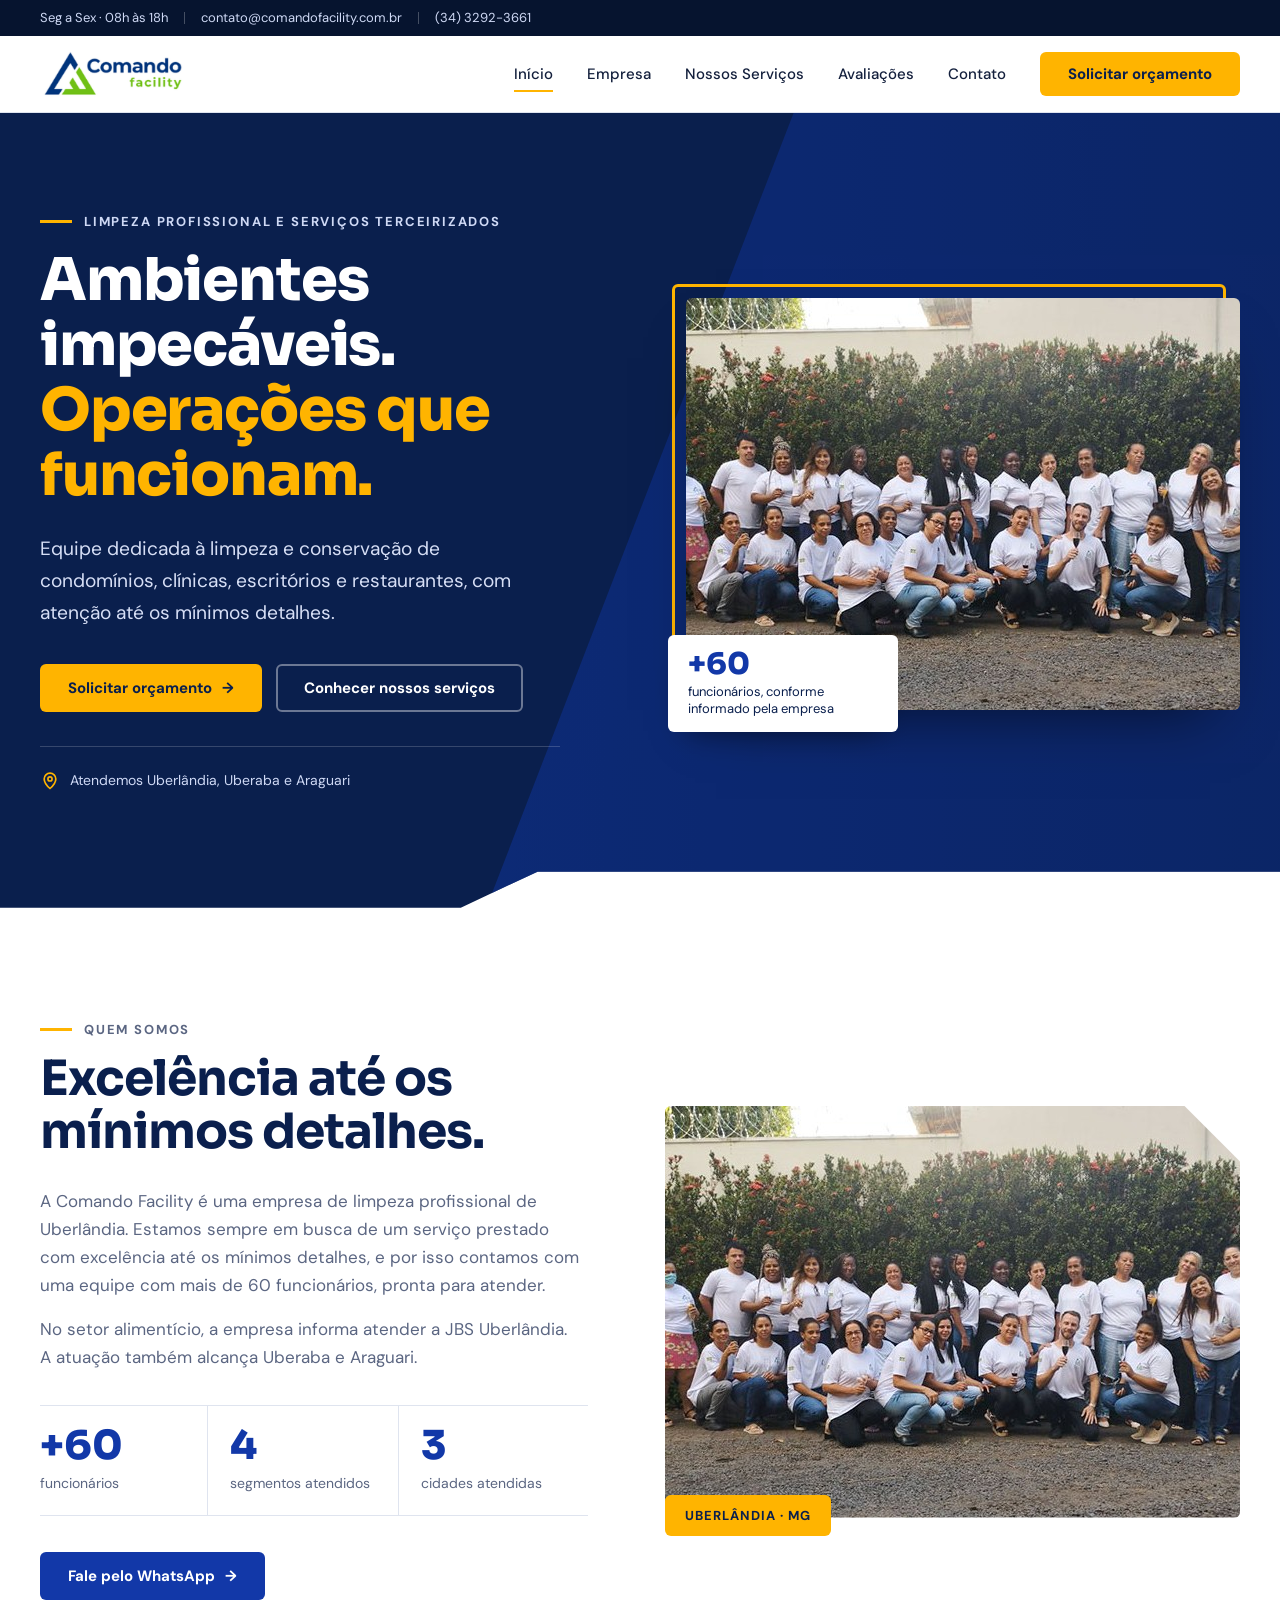
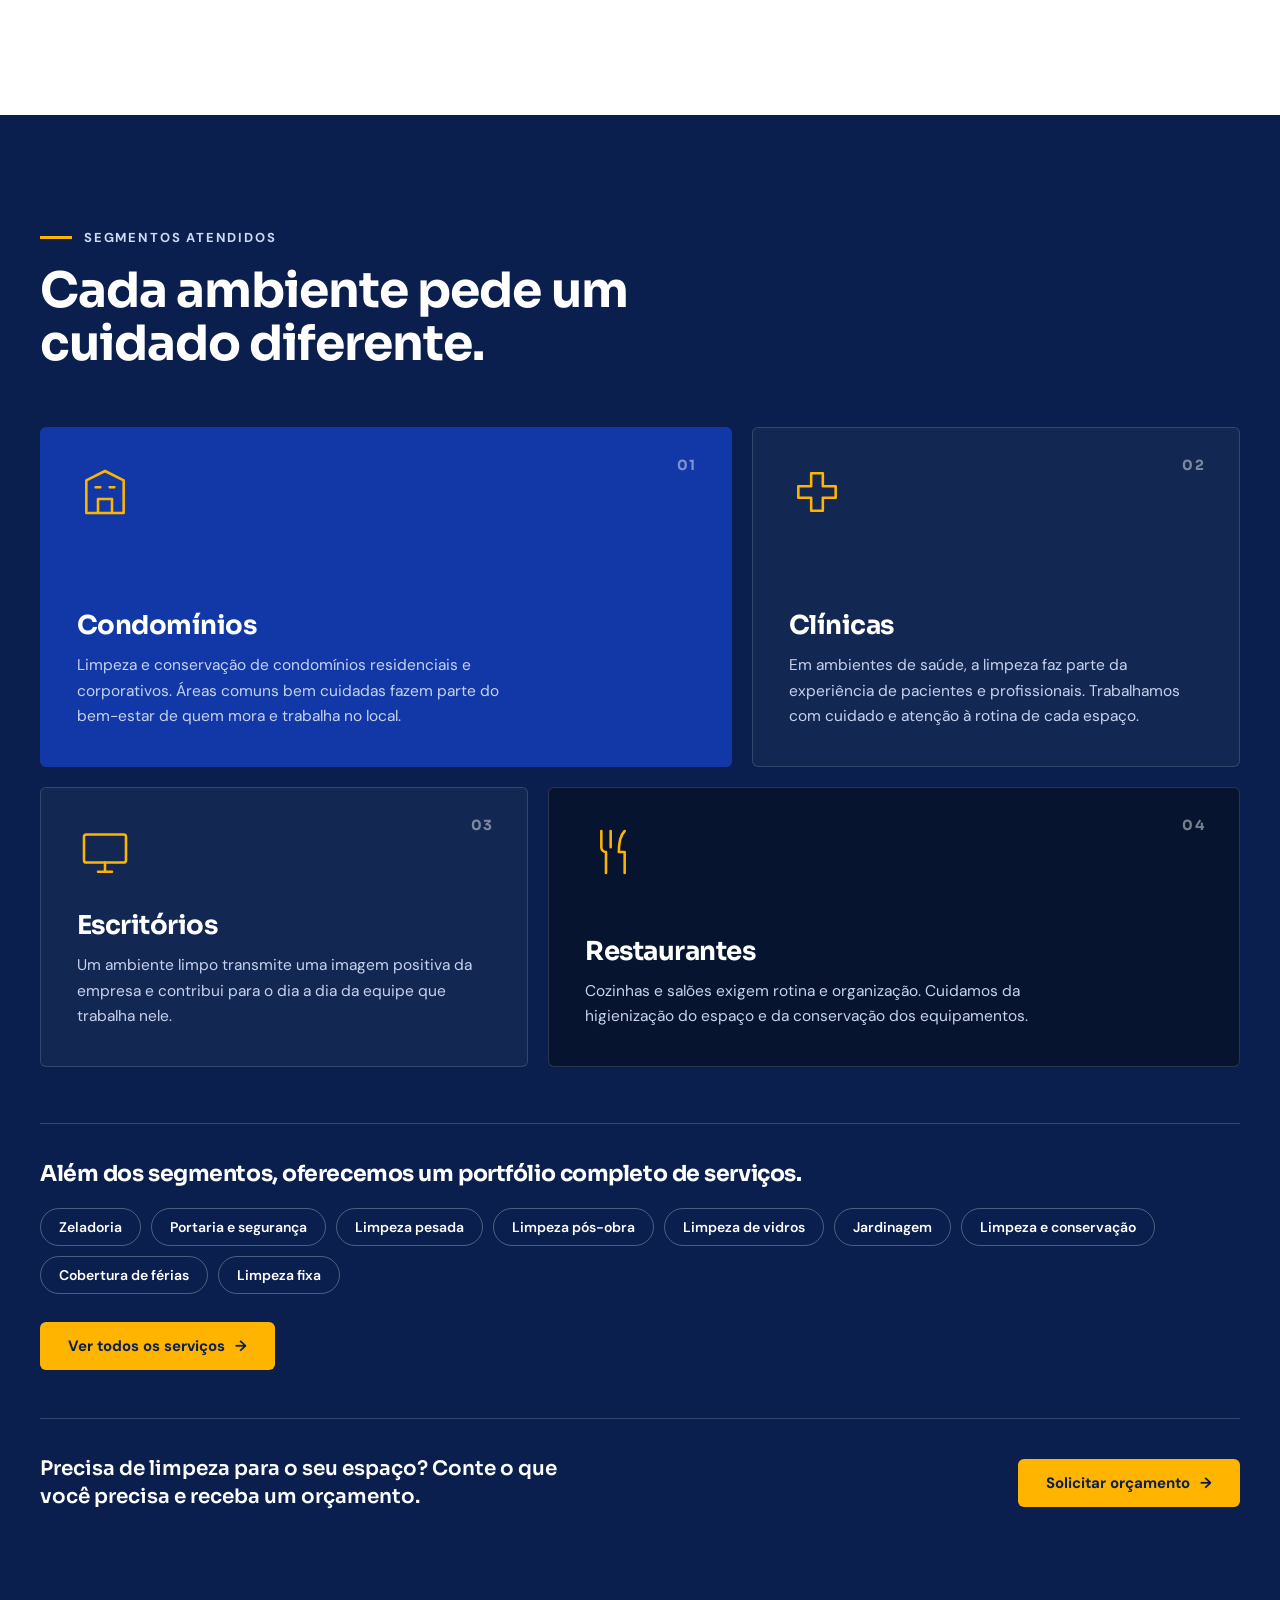
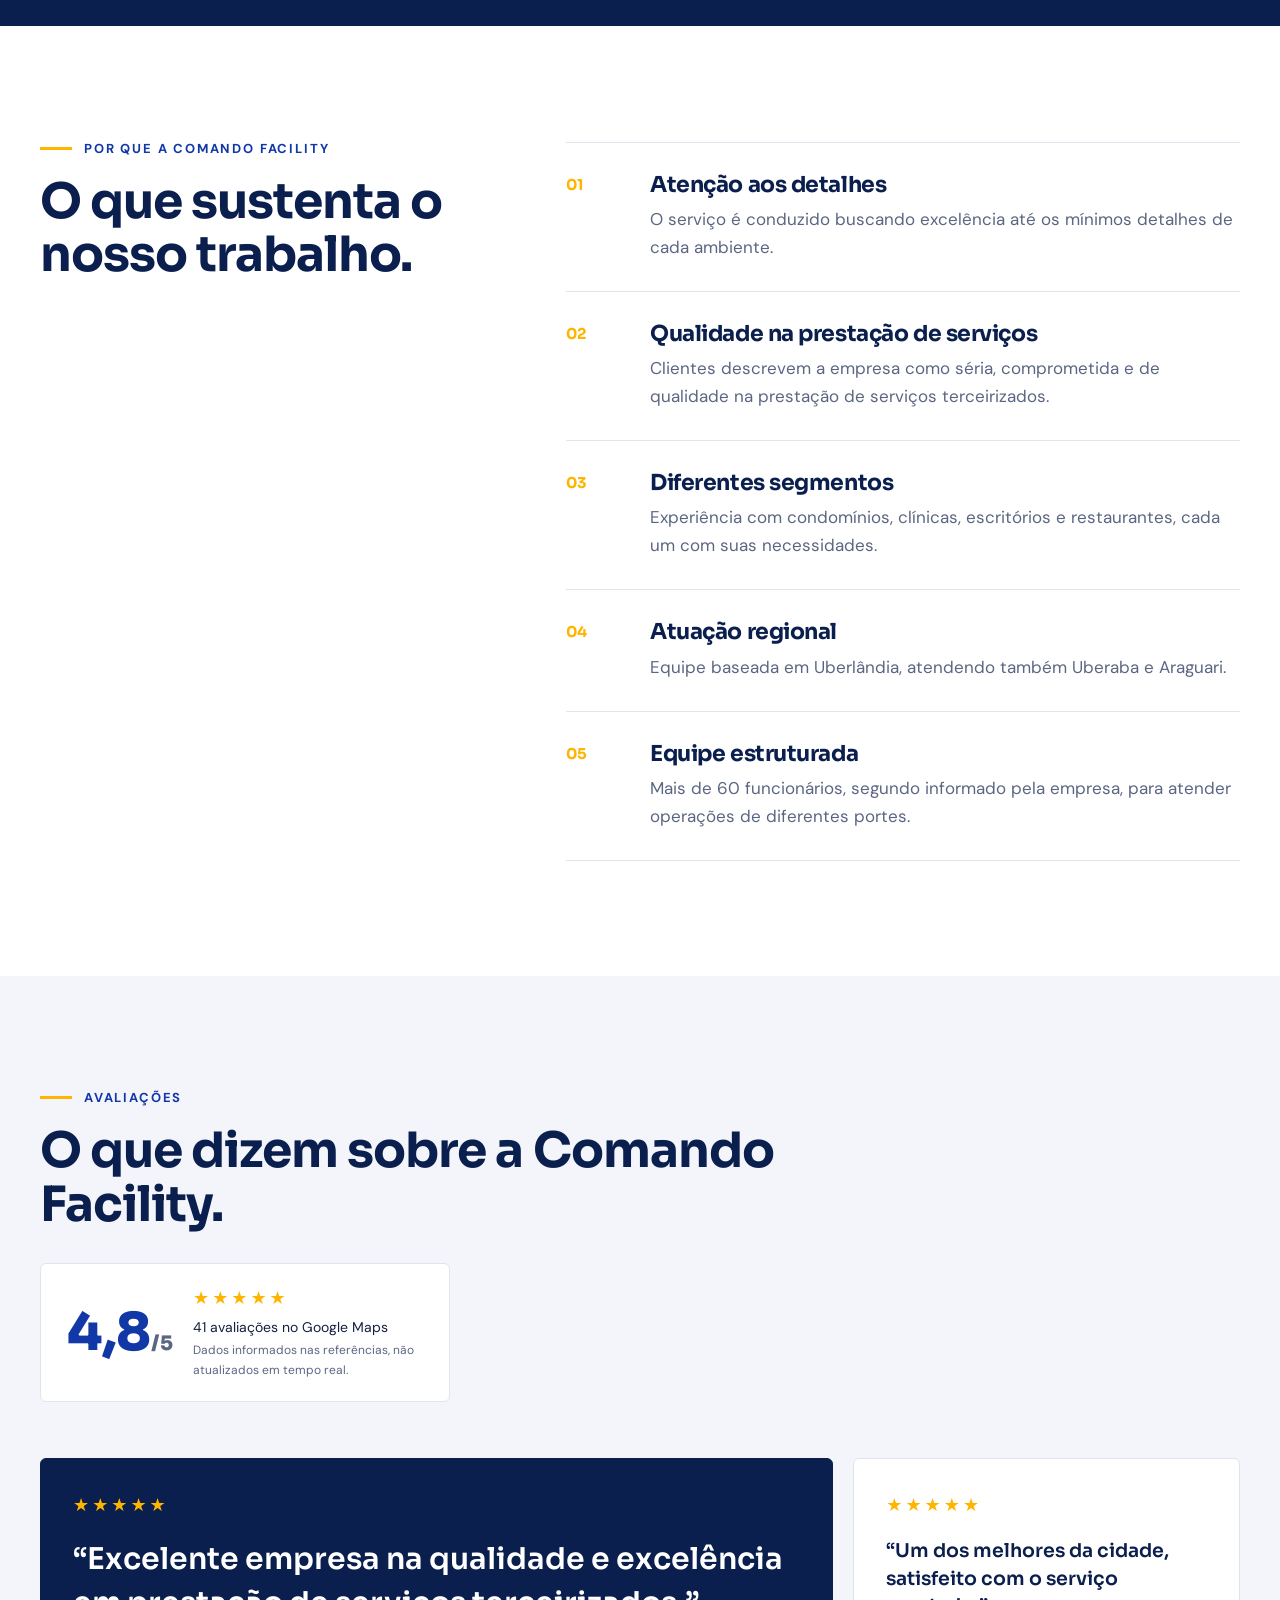
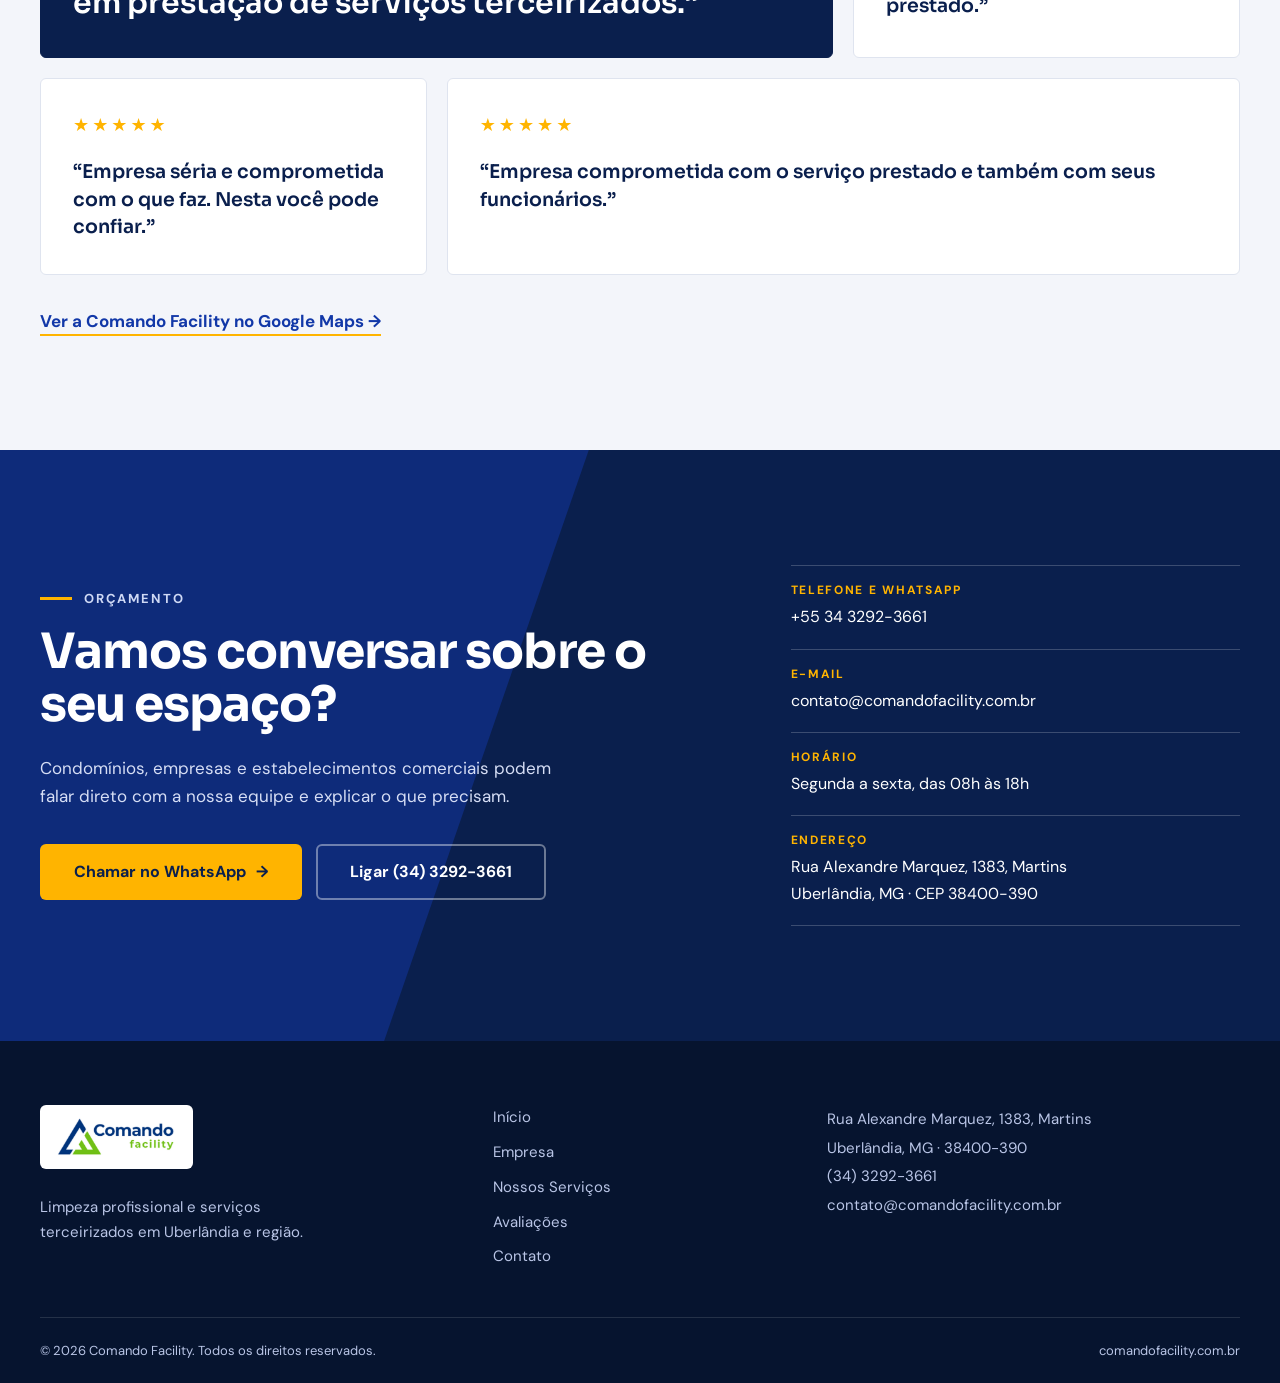
<file: index.html>
<!doctype html>
<html lang="pt-BR">
<head>
  <meta charset="utf-8">
  <meta name="viewport" content="width=device-width, initial-scale=1">
  <title>Comando Facility | Limpeza profissional em Uberlândia e região</title>
  <meta name="description" content="Limpeza profissional e serviços terceirizados para condomínios, clínicas, escritórios e restaurantes em Uberlândia, Uberaba e Araguari.">
  <meta name="theme-color" content="#0a1f4d">
  <link rel="icon" href="assets/favicon.png" type="image/png">
  <meta property="og:type" content="website">
  <meta property="og:locale" content="pt_BR">
  <meta property="og:title" content="Comando Facility | Limpeza profissional em Uberlândia e região">
  <meta property="og:description" content="Limpeza profissional e serviços terceirizados para condomínios, clínicas, escritórios e restaurantes.">
  <meta property="og:image" content="assets/equipe.jpg">
  <script type="application/ld+json">{"@context": "https://schema.org", "@type": "LocalBusiness", "name": "Comando Facility", "telephone": "+55 34 3292-3661", "email": "contato@comandofacility.com.br", "url": "https://comandofacility.com.br/", "address": {"@type": "PostalAddress", "streetAddress": "Rua Alexandre Marquez, 1383, Martins", "addressLocality": "Uberlândia", "addressRegion": "MG", "postalCode": "38400-390", "addressCountry": "BR"}, "areaServed": ["Uberlândia", "Uberaba", "Araguari"], "openingHours": "Mo-Fr 08:00-18:00"}</script>
  <link rel="preconnect" href="https://fonts.googleapis.com">
  <link rel="preconnect" href="https://fonts.gstatic.com" crossorigin>
  <link href="https://fonts.googleapis.com/css2?family=DM+Sans:wght@400;500;700&family=Sora:wght@500;600;700;800&display=swap" rel="stylesheet">
  <link rel="stylesheet" href="styles.css">
  <noscript><style>.reveal,.load{opacity:1!important;transform:none!important}</style></noscript>
</head>
<body>
  <a class="skip" href="#conteudo">Ir para o conteúdo</a>

  <!-- TOPO -->
  <div class="topbar">
    <div class="wrap topbar__in">
      <span>Seg a Sex · 08h às 18h</span>
      <span class="topbar__sep" aria-hidden="true"></span>
      <a href="mailto:contato@comandofacility.com.br">contato@comandofacility.com.br</a>
      <span class="topbar__sep" aria-hidden="true"></span>
      <a href="tel:+553432923661">(34) 3292-3661</a>
    </div>
  </div>

  <header class="header" id="header">
    <div class="wrap header__in">
      <a class="brand" href="#inicio" aria-label="Comando Facility, ir para o início">
        <img src="assets/logo.png" alt="Comando Facility" width="150" height="53">
      </a>
      <nav class="nav" id="nav" aria-label="Navegação principal">
        <a href="#inicio" class="is-active">Início</a>
        <a href="#empresa">Empresa</a>
        <a href="servicos.html">Nossos Serviços</a>
        <a href="#avaliacoes">Avaliações</a>
        <a href="#contato">Contato</a>
        <a class="btn btn--yellow nav__cta" href="https://wa.me/553432923661?text=Ol%C3%A1%21%20Conheci%20o%20site%20da%20Comando%20Facility%20e%20gostaria%20de%20conhecer%20os%20servi%C3%A7os%20e%20solicitar%20um%20or%C3%A7amento." target="_blank" rel="noopener">Solicitar orçamento</a>
      </nav>
      <button class="burger" id="burger" aria-label="Abrir menu" aria-expanded="false" aria-controls="nav">
        <span></span><span></span><span></span>
      </button>
    </div>
  </header>

  <main id="conteudo">
    <!-- HERO -->
    <section class="hero" id="inicio">
      <div class="hero__shape" aria-hidden="true"></div>
      <div class="wrap hero__in">
        <div class="hero__text">
          <p class="eyebrow eyebrow--light load" style="--d:0ms"><i></i>Limpeza profissional e serviços terceirizados</p>
          <h1 class="load" style="--d:100ms">Ambientes impecáveis.<br><em>Operações que funcionam.</em></h1>
          <p class="hero__lead load" style="--d:220ms">Equipe dedicada à limpeza e conservação de condomínios, clínicas, escritórios e restaurantes, com atenção até os mínimos detalhes.</p>
          <div class="hero__cta load" style="--d:340ms">
            <a class="btn btn--yellow" href="https://wa.me/553432923661?text=Ol%C3%A1%21%20Conheci%20o%20site%20da%20Comando%20Facility%20e%20gostaria%20de%20conhecer%20os%20servi%C3%A7os%20e%20solicitar%20um%20or%C3%A7amento." target="_blank" rel="noopener">Solicitar orçamento <span class="arr" aria-hidden="true">→</span></a>
            <a class="btn btn--ghost" href="#servicos">Conhecer nossos serviços</a>
          </div>
          <p class="hero__loc load" style="--d:460ms">
            <svg viewBox="0 0 24 24" aria-hidden="true"><path d="M12 21s7-6.2 7-11.5A7 7 0 0 0 5 9.5C5 14.800 12 21 12 21Z"/><circle cx="12" cy="9.500" r="2.500"/></svg>
            Atendemos Uberlândia, Uberaba e Araguari
          </p>
        </div>
        <figure class="hero__media load" style="--d:200ms">
          <img src="assets/equipe.jpg" alt="Equipe da Comando Facility reunida em frente a um jardim, vestindo camisetas brancas" width="590" height="412" fetchpriority="high">
          <figcaption><strong>+60</strong> funcionários, conforme informado pela empresa</figcaption>
        </figure>
      </div>
    </section>

    <!-- QUEM SOMOS -->
    <section class="about section" id="empresa">
      <div class="wrap about__in">
        <div class="about__text">
          <p class="eyebrow reveal"><i></i>Quem somos</p>
          <h2 class="reveal">Excelência até os mínimos detalhes.</h2>
          <p class="reveal">A Comando Facility é uma empresa de limpeza profissional de Uberlândia. Estamos sempre em busca de um serviço prestado com excelência até os mínimos detalhes, e por isso contamos com uma equipe com mais de 60 funcionários, pronta para atender.</p>
          <p class="reveal">No setor alimentício, a empresa informa atender a JBS Uberlândia. A atuação também alcança Uberaba e Araguari.</p>
          <dl class="facts reveal">
            <div><dt data-count="60" data-prefix="+">+60</dt><dd>funcionários</dd></div>
            <div><dt>4</dt><dd>segmentos atendidos</dd></div>
            <div><dt>3</dt><dd>cidades atendidas</dd></div>
          </dl>
          <a class="btn btn--blue reveal" href="https://wa.me/553432923661?text=Ol%C3%A1%21%20Conheci%20o%20site%20da%20Comando%20Facility%20e%20gostaria%20de%20conhecer%20os%20servi%C3%A7os%20e%20solicitar%20um%20or%C3%A7amento." target="_blank" rel="noopener">Fale pelo WhatsApp <span class="arr" aria-hidden="true">→</span></a>
        </div>
        <figure class="about__media reveal">
          <div class="frame">
            <img src="assets/equipe.jpg" alt="Equipe da Comando Facility reunida, com integrantes em pé e agachados" width="590" height="412" loading="lazy">
          </div>
          <span class="about__tag">Uberlândia · MG</span>
        </figure>
      </div>
    </section>

    <!-- SERVIÇOS -->
    <section class="services section section--dark" id="servicos">
      <div class="wrap">
        <header class="section__head">
          <p class="eyebrow eyebrow--light reveal"><i></i>Segmentos atendidos</p>
          <h2 class="reveal">Cada ambiente pede um cuidado diferente.</h2>
        </header>

        <div class="bento">
          <article class="tile tile--a reveal">
            <span class="tile__n">01</span>
            <svg class="tile__ico" viewBox="0 0 48 48" aria-hidden="true"><path d="M8 42V14l16-8 16 8v28M8 42h32M18 42V30h12v12M16 20h4M28 20h4"/></svg>
            <h3>Condomínios</h3>
            <p>Limpeza e conservação de condomínios residenciais e corporativos. Áreas comuns bem cuidadas fazem parte do bem-estar de quem mora e trabalha no local.</p>
          </article>
          <article class="tile tile--b reveal">
            <span class="tile__n">02</span>
            <svg class="tile__ico" viewBox="0 0 48 48" aria-hidden="true"><path d="M19 8h10v11h11v10H29v11H19V29H8V19h11z"/></svg>
            <h3>Clínicas</h3>
            <p>Em ambientes de saúde, a limpeza faz parte da experiência de pacientes e profissionais. Trabalhamos com cuidado e atenção à rotina de cada espaço.</p>
          </article>
          <article class="tile tile--c reveal">
            <span class="tile__n">03</span>
            <svg class="tile__ico" viewBox="0 0 48 48" aria-hidden="true"><rect x="6" y="9" width="36" height="24" rx="2"/><path d="M18 41h12M24 33v8"/></svg>
            <h3>Escritórios</h3>
            <p>Um ambiente limpo transmite uma imagem positiva da empresa e contribui para o dia a dia da equipe que trabalha nele.</p>
          </article>
          <article class="tile tile--d reveal">
            <span class="tile__n">04</span>
            <svg class="tile__ico" viewBox="0 0 48 48" aria-hidden="true"><path d="M14 6v14a4 4 0 0 0 4 4v18M22 6v14M14 6v14M34 6c-4 4-5 10-5 18h5v18"/></svg>
            <h3>Restaurantes</h3>
            <p>Cozinhas e salões exigem rotina e organização. Cuidamos da higienização do espaço e da conservação dos equipamentos.</p>
          </article>
        </div>

        <div class="portfolio reveal">
          <h3>Além dos segmentos, oferecemos um portfólio completo de serviços.</h3>
          <ul aria-label="Serviços oferecidos"><li><a href="servicos.html#zeladoria">Zeladoria</a></li><li><a href="servicos.html#portaria-e-seguranca">Portaria e segurança</a></li><li><a href="servicos.html#limpeza-pesada">Limpeza pesada</a></li><li><a href="servicos.html#limpeza-pos-obra">Limpeza pós-obra</a></li><li><a href="servicos.html#limpeza-de-vidros">Limpeza de vidros</a></li><li><a href="servicos.html#jardinagem">Jardinagem</a></li><li><a href="servicos.html#limpeza-e-conservacao">Limpeza e conservação</a></li><li><a href="servicos.html#cobertura-de-ferias">Cobertura de férias</a></li><li><a href="servicos.html#limpeza-fixa">Limpeza fixa</a></li></ul>
          <a class="btn btn--yellow" href="servicos.html">Ver todos os serviços <span class="arr" aria-hidden="true">→</span></a>
        </div>

        <div class="services__cta reveal">
          <p>Precisa de limpeza para o seu espaço? Conte o que você precisa e receba um orçamento.</p>
          <a class="btn btn--yellow" href="https://wa.me/553432923661?text=Ol%C3%A1%21%20Conheci%20o%20site%20da%20Comando%20Facility%20e%20gostaria%20de%20conhecer%20os%20servi%C3%A7os%20e%20solicitar%20um%20or%C3%A7amento." target="_blank" rel="noopener">Solicitar orçamento <span class="arr" aria-hidden="true">→</span></a>
        </div>
      </div>
    </section>

    <!-- DIFERENCIAIS -->
    <section class="why section">
      <div class="wrap why__in">
        <header class="why__head">
          <p class="eyebrow reveal"><i></i>Por que a Comando Facility</p>
          <h2 class="reveal">O que sustenta o nosso trabalho.</h2>
        </header>
        <ul class="why__list">
          <li class="reveal"><span>01</span><div><h3>Atenção aos detalhes</h3><p>O serviço é conduzido buscando excelência até os mínimos detalhes de cada ambiente.</p></div></li>
          <li class="reveal"><span>02</span><div><h3>Qualidade na prestação de serviços</h3><p>Clientes descrevem a empresa como séria, comprometida e de qualidade na prestação de serviços terceirizados.</p></div></li>
          <li class="reveal"><span>03</span><div><h3>Diferentes segmentos</h3><p>Experiência com condomínios, clínicas, escritórios e restaurantes, cada um com suas necessidades.</p></div></li>
          <li class="reveal"><span>04</span><div><h3>Atuação regional</h3><p>Equipe baseada em Uberlândia, atendendo também Uberaba e Araguari.</p></div></li>
          <li class="reveal"><span>05</span><div><h3>Equipe estruturada</h3><p>Mais de 60 funcionários, segundo informado pela empresa, para atender operações de diferentes portes.</p></div></li>
        </ul>
      </div>
    </section>

    <!-- AVALIAÇÕES -->
    <section class="reviews section section--soft" id="avaliacoes">
      <div class="wrap">
        <header class="section__head section__head--split">
          <div>
            <p class="eyebrow reveal"><i></i>Avaliações</p>
            <h2 class="reveal">O que dizem sobre a Comando Facility.</h2>
          </div>
          <div class="score reveal">
            <strong>4,8<small>/5</small></strong>
            <div>
              <span class="stars" role="img" aria-label="Nota 4,8 de 5">★★★★★</span>
              <span>41 avaliações no Google Maps</span>
              <em>Dados informados nas referências, não atualizados em tempo real.</em>
            </div>
          </div>
        </header>

        <div class="quotes">
          <blockquote class="quote quote--lg reveal">
            <span class="stars" aria-hidden="true">★★★★★</span>
            <p>“Excelente empresa na qualidade e excelência em prestação de serviços terceirizados.”</p>
          </blockquote>
          <blockquote class="quote reveal">
            <span class="stars" aria-hidden="true">★★★★★</span>
            <p>“Um dos melhores da cidade, satisfeito com o serviço prestado.”</p>
          </blockquote>
          <blockquote class="quote reveal">
            <span class="stars" aria-hidden="true">★★★★★</span>
            <p>“Empresa séria e comprometida com o que faz. Nesta você pode confiar.”</p>
          </blockquote>
          <blockquote class="quote quote--wide reveal">
            <span class="stars" aria-hidden="true">★★★★★</span>
            <p>“Empresa comprometida com o serviço prestado e também com seus funcionários.”</p>
          </blockquote>
        </div>
        <p class="reviews__link reveal"><a href="https://www.google.com/maps/search/?api=1&amp;query=Comando+Facility+Rua+Alexandre+Marquez+1383+Uberl%C3%A2ndia" target="_blank" rel="noopener">Ver a Comando Facility no Google Maps →</a></p>
      </div>
    </section>

    <!-- CTA / CONTATO -->
    <section class="cta section section--dark" id="contato">
      <div class="cta__shape" aria-hidden="true"></div>
      <div class="wrap cta__in">
        <div class="cta__text">
          <p class="eyebrow eyebrow--light reveal"><i></i>Orçamento</p>
          <h2 class="reveal">Vamos conversar sobre o seu espaço?</h2>
          <p class="reveal">Condomínios, empresas e estabelecimentos comerciais podem falar direto com a nossa equipe e explicar o que precisam.</p>
          <div class="cta__btns reveal">
            <a class="btn btn--yellow btn--lg" href="https://wa.me/553432923661?text=Ol%C3%A1%21%20Conheci%20o%20site%20da%20Comando%20Facility%20e%20gostaria%20de%20conhecer%20os%20servi%C3%A7os%20e%20solicitar%20um%20or%C3%A7amento." target="_blank" rel="noopener">Chamar no WhatsApp <span class="arr" aria-hidden="true">→</span></a>
            <a class="btn btn--ghost btn--lg" href="tel:+553432923661">Ligar (34) 3292-3661</a>
          </div>
        </div>
        <ul class="cta__info reveal">
          <li><span>Telefone e WhatsApp</span><a href="tel:+553432923661">+55 34 3292-3661</a></li>
          <li><span>E-mail</span><a href="mailto:contato@comandofacility.com.br">contato@comandofacility.com.br</a></li>
          <li><span>Horário</span>Segunda a sexta, das 08h às 18h</li>
          <li><span>Endereço</span>Rua Alexandre Marquez, 1383, Martins<br>Uberlândia, MG · CEP 38400-390</li>
        </ul>
      </div>
    </section>
  </main>

  <footer class="footer">
    <div class="wrap footer__in">
      <div class="footer__brand">
        <span class="footer__logo"><img src="assets/logo.png" alt="Comando Facility" width="130" height="46" loading="lazy"></span>
        <p>Limpeza profissional e serviços terceirizados em Uberlândia e região.</p>
      </div>
      <nav aria-label="Rodapé">
        <a href="#inicio">Início</a>
        <a href="#empresa">Empresa</a>
        <a href="servicos.html">Nossos Serviços</a>
        <a href="#avaliacoes">Avaliações</a>
        <a href="#contato">Contato</a>
      </nav>
      <address>
        Rua Alexandre Marquez, 1383, Martins<br>
        Uberlândia, MG · 38400-390<br>
        <a href="tel:+553432923661">(34) 3292-3661</a><br>
        <a href="mailto:contato@comandofacility.com.br">contato@comandofacility.com.br</a>
      </address>
    </div>
    <div class="wrap footer__bar">
      <span>© <span id="year">2026</span> Comando Facility. Todos os direitos reservados.</span>
      <a href="https://comandofacility.com.br/" rel="noopener">comandofacility.com.br</a>
    </div>
  </footer>

  <a class="wa" href="https://wa.me/553432923661?text=Ol%C3%A1%21%20Conheci%20o%20site%20da%20Comando%20Facility%20e%20gostaria%20de%20conhecer%20os%20servi%C3%A7os%20e%20solicitar%20um%20or%C3%A7amento." target="_blank" rel="noopener" aria-label="Falar pelo WhatsApp">
    <svg viewBox="0 0 24 24" aria-hidden="true"><path d="M20.500 3.500A11 11 0 0 0 3.100 17.100L2 22l5-1.300A11 11 0 0 0 22 12a10.900 10.900 0 0 0-1.500-8.500ZM12 20.200a9 9 0 0 1-4.600-1.300l-.3-.2-3 .8.8-2.900-.2-.3A9 9 0 1 1 12 20.200Zm5-6.700c-.3-.1-1.600-.8-1.800-.9s-.4-.1-.6.100-.7.900-.9 1.100-.3.200-.6.100a7.300 7.300 0 0 1-3.600-3.100c-.3-.5.300-.4.800-1.500a.5.500 0 0 0 0-.5l-.8-2c-.2-.5-.4-.4-.6-.4h-.5a1 1 0 0 0-.7.300 3 3 0 0 0-.9 2.200 5.200 5.200 0 0 0 1.100 2.800 11.800 11.800 0 0 0 4.500 4c1.700.7 2.400.8 3.200.7a2.700 2.700 0 0 0 1.800-1.300 2.200 2.200 0 0 0 .2-1.300c-.1-.1-.3-.2-.6-.3Z"/></svg>
  </a>

  <script src="script.js"></script>
</body>
</html>
</file>
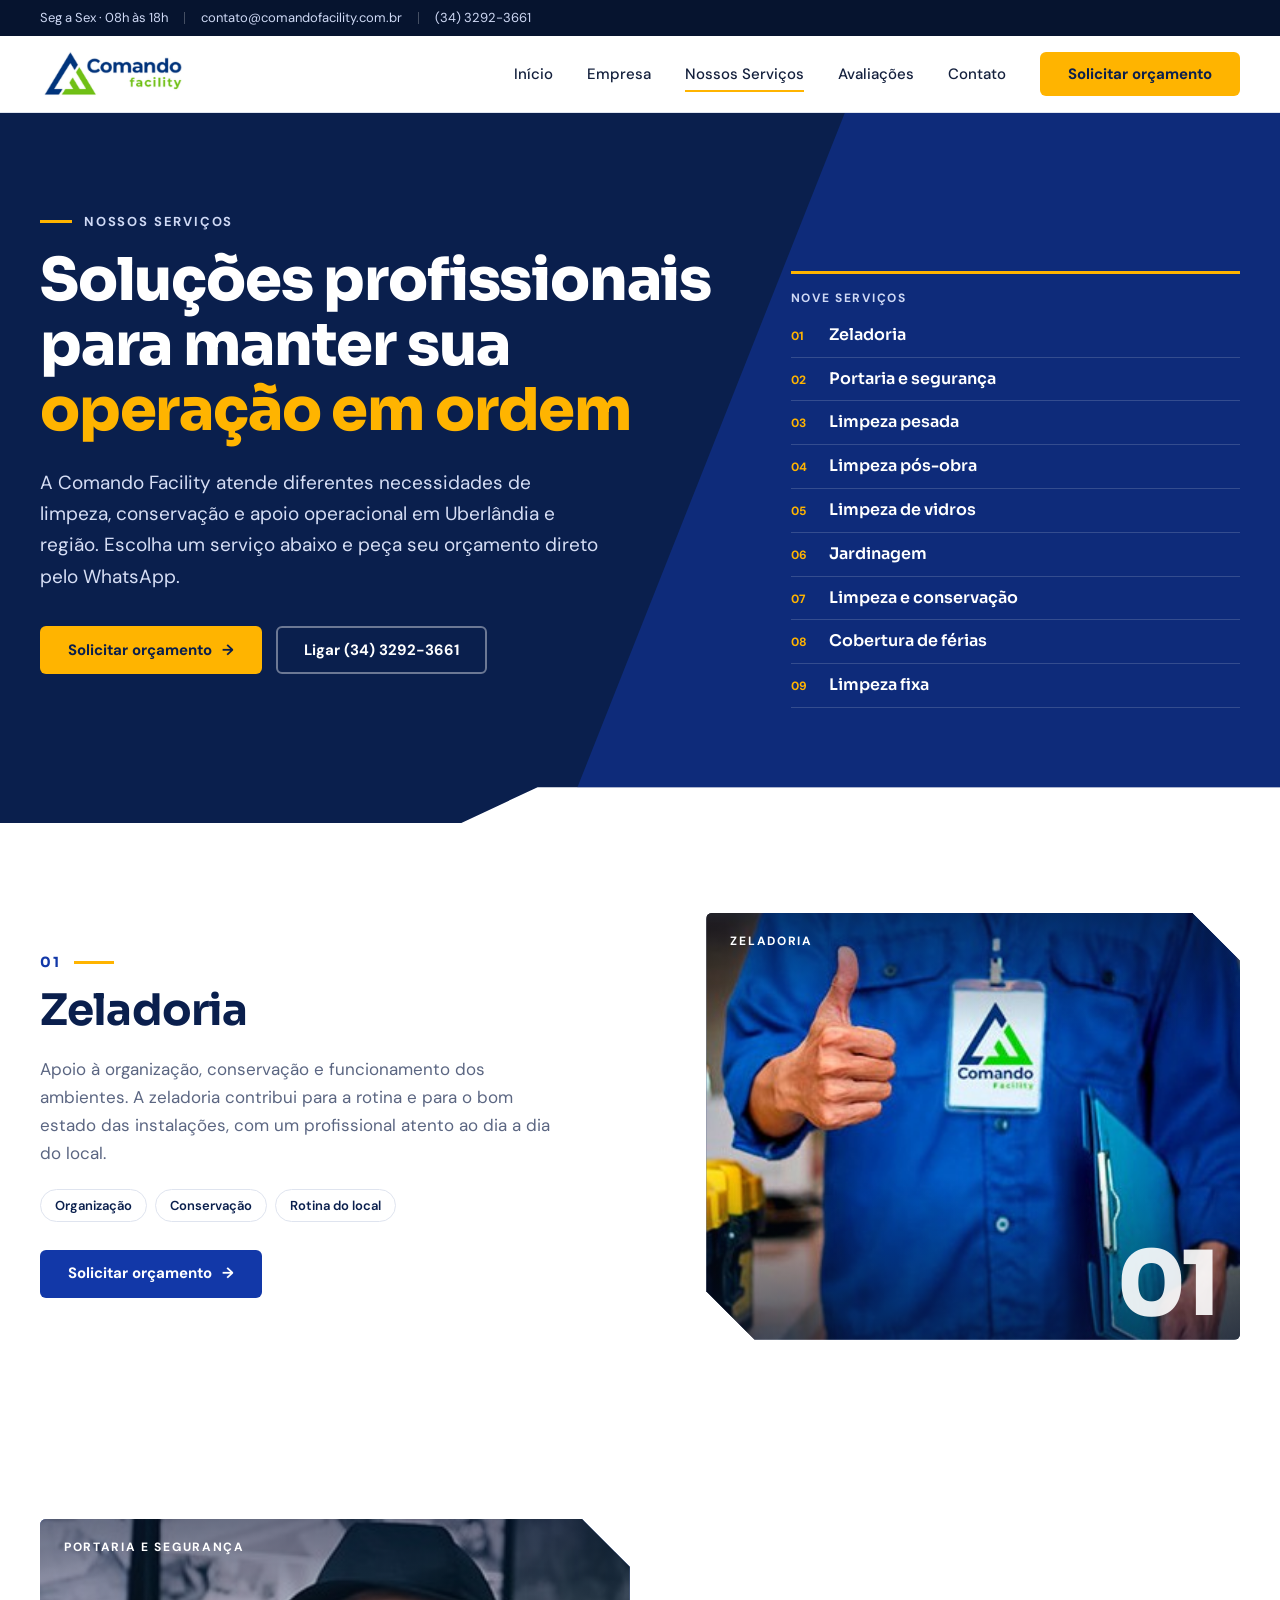
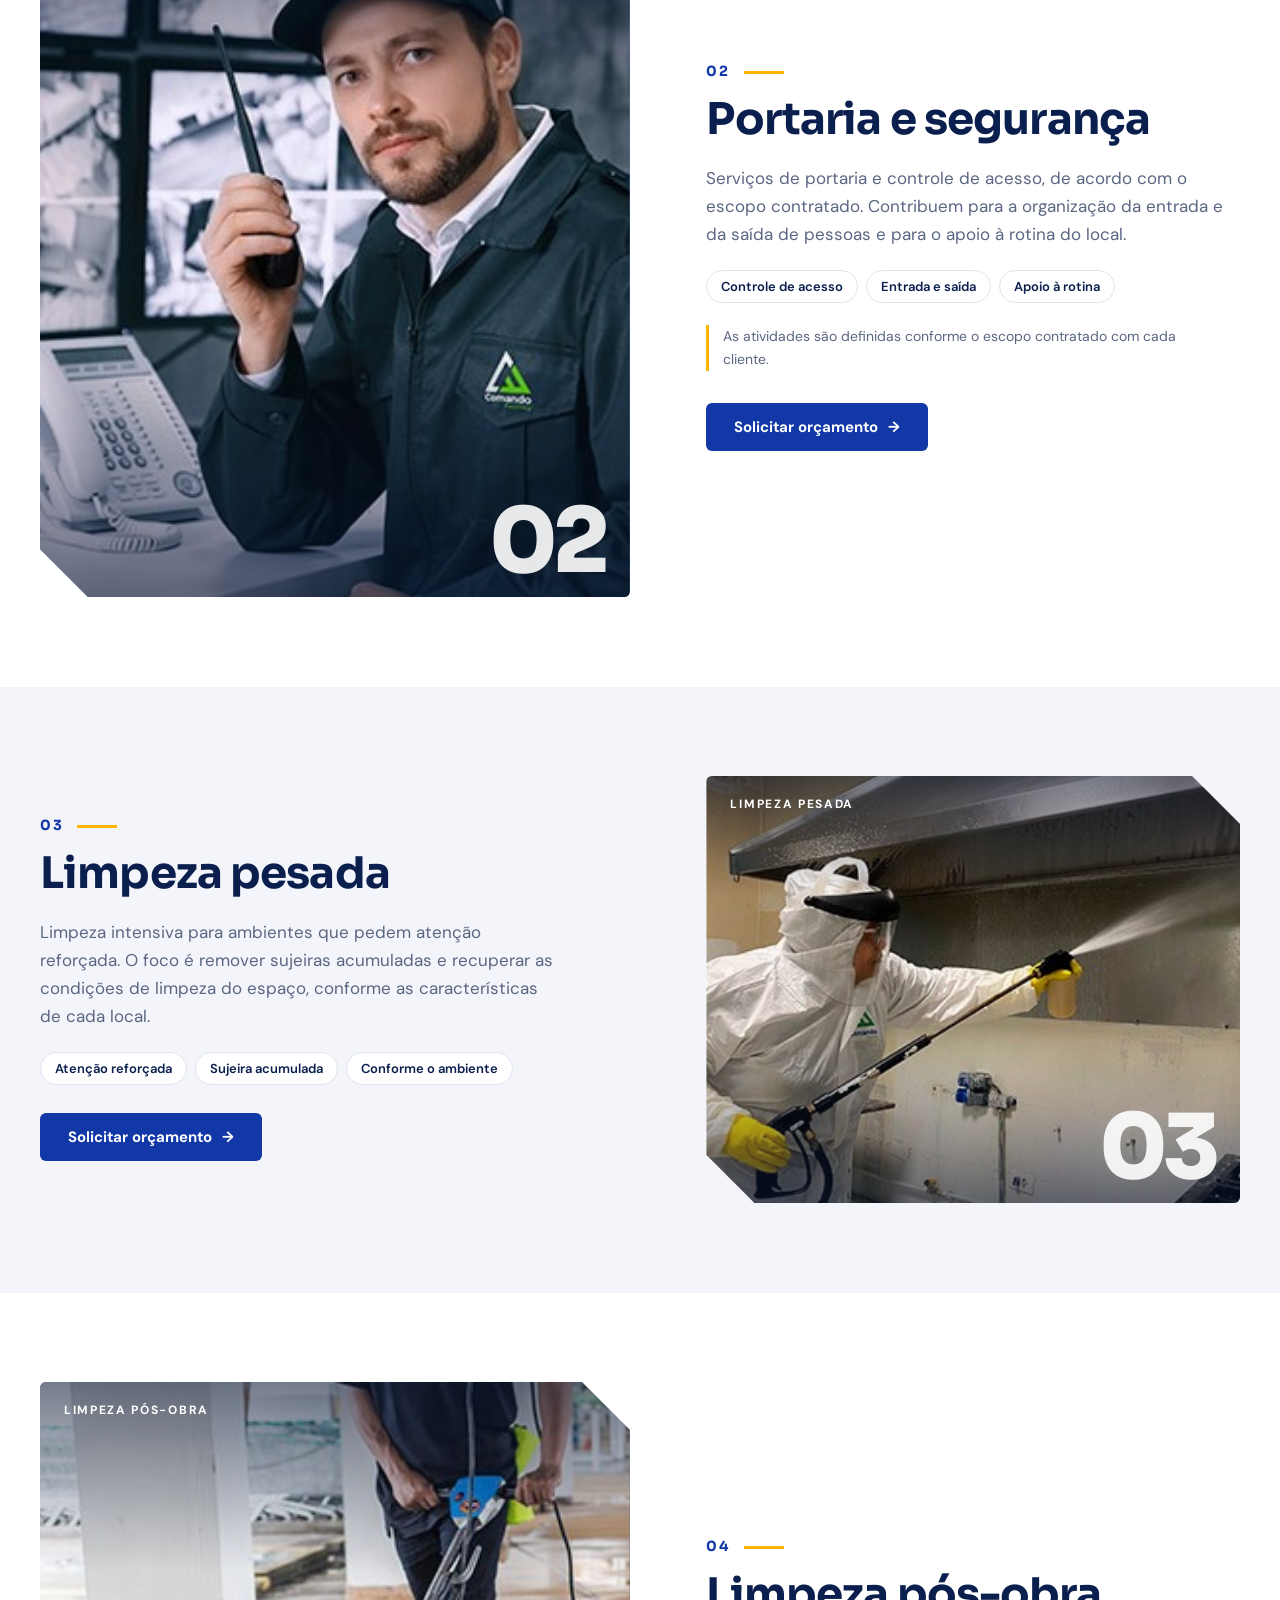
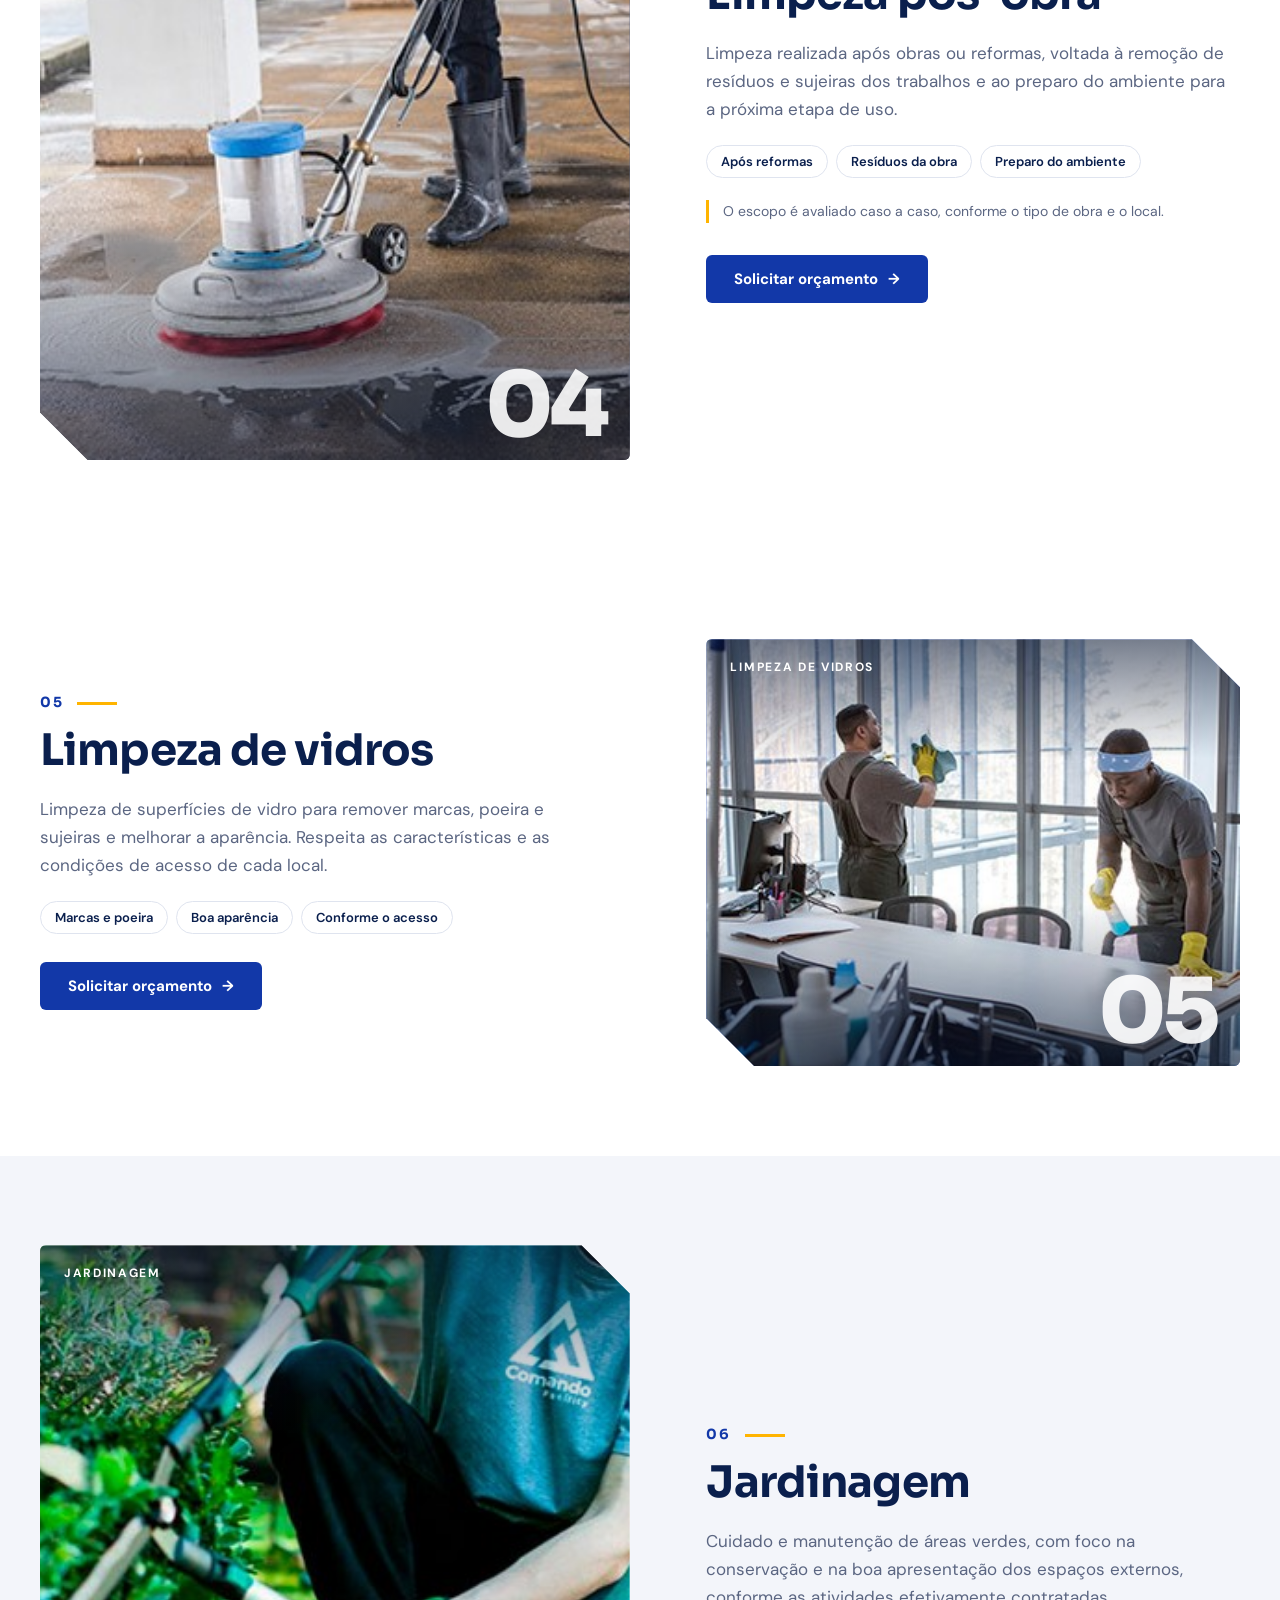
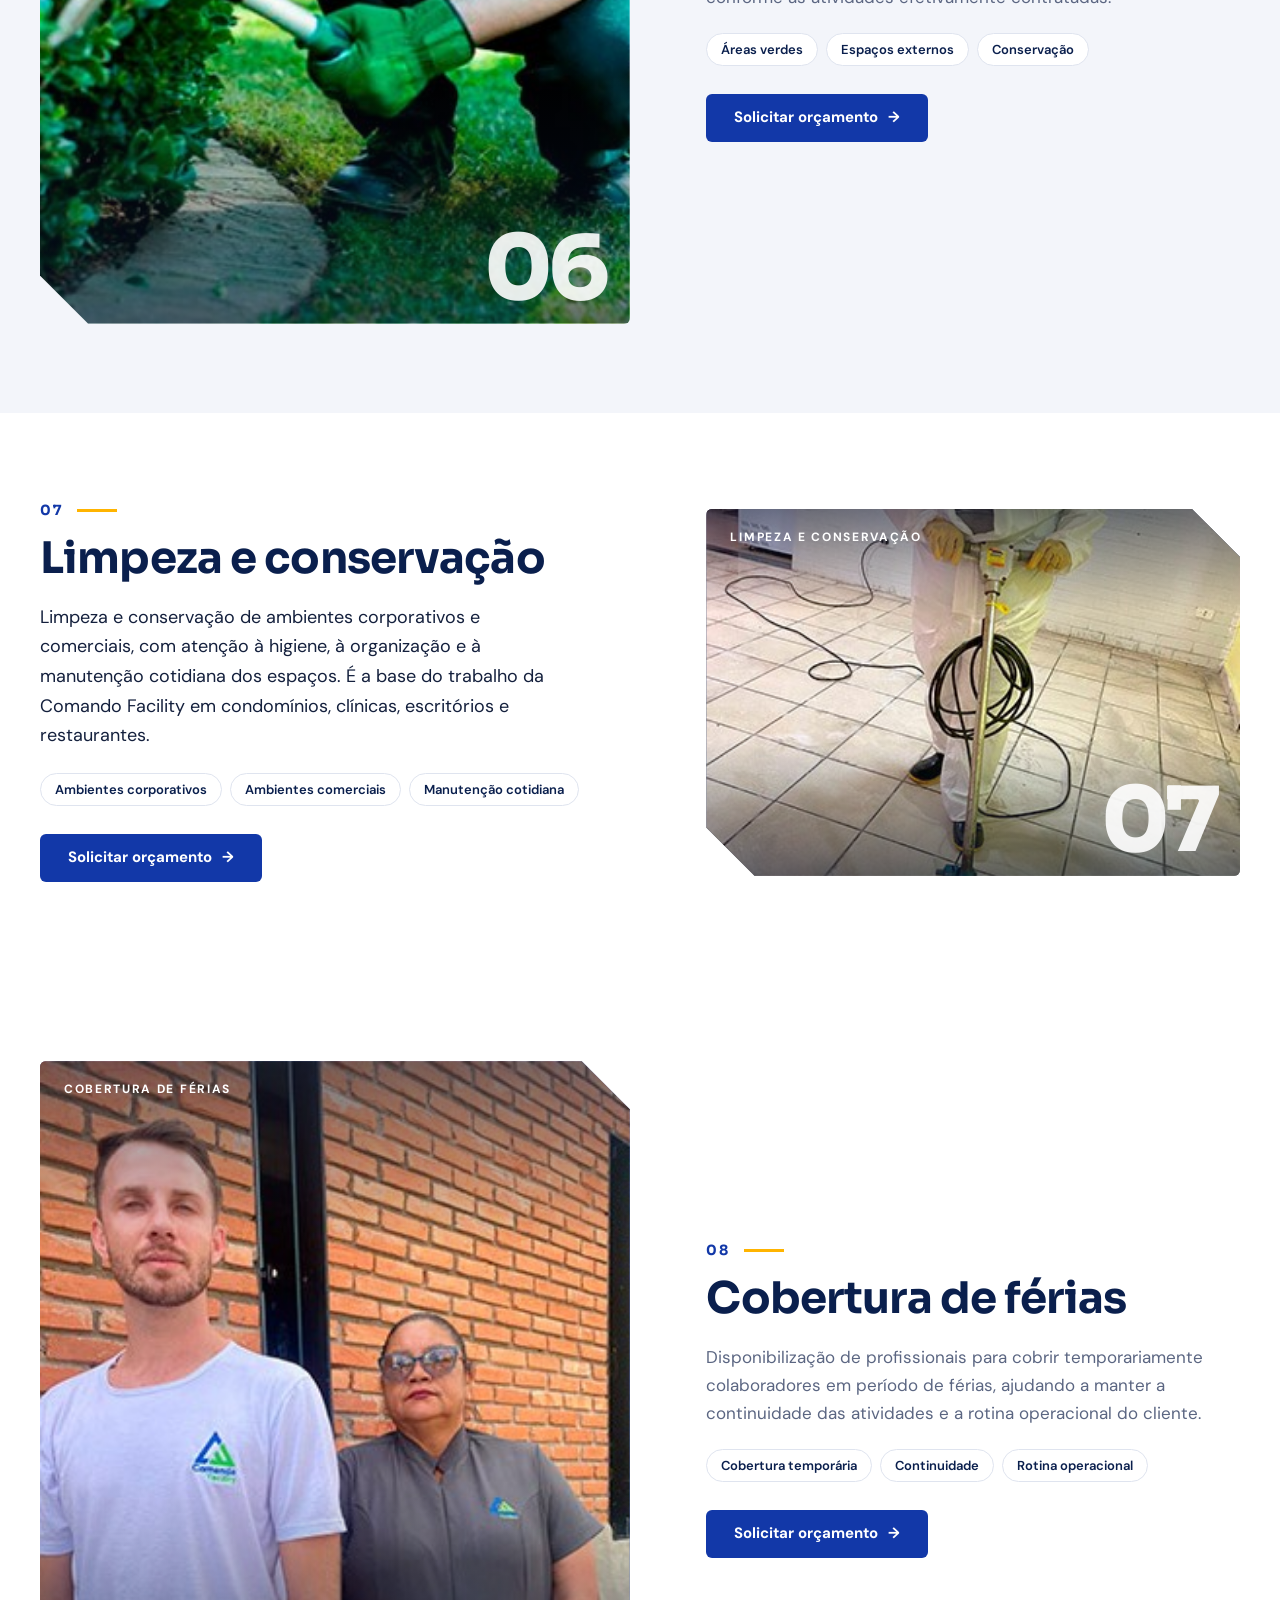
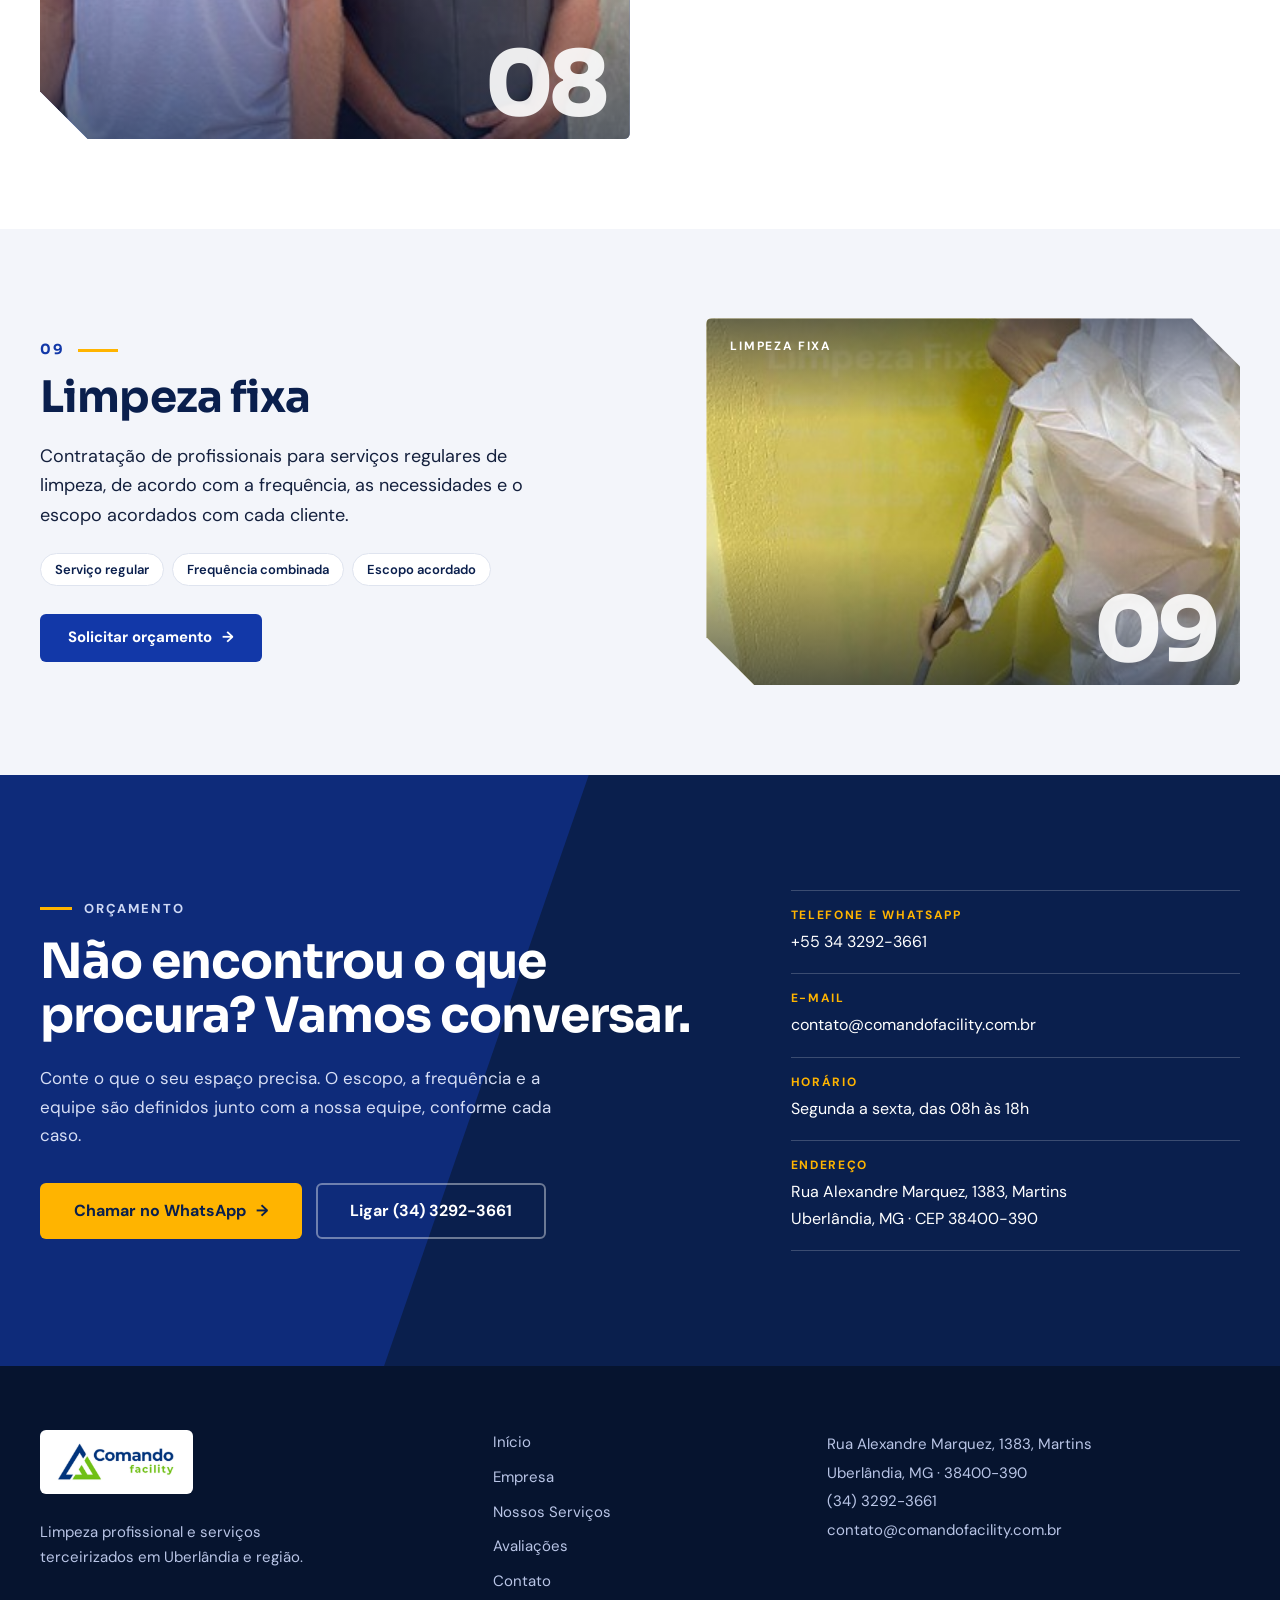
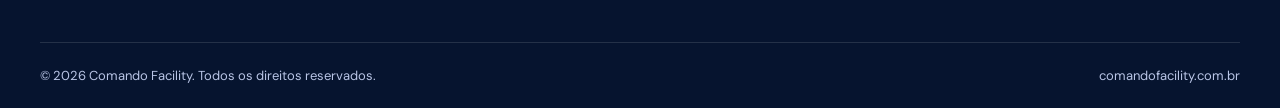
<file: servicos.html>
<!doctype html>
<html lang="pt-BR">
<head>
  <meta charset="utf-8">
  <meta name="viewport" content="width=device-width, initial-scale=1">
  <title>Serviços de limpeza profissional, zeladoria e portaria em Uberlândia | Comando Facility</title>
  <meta name="description" content="Zeladoria, portaria, limpeza pesada, limpeza pós-obra, vidros, jardinagem, limpeza e conservação, cobertura de férias e limpeza fixa em Uberlândia e região.">
  <meta name="theme-color" content="#0a1f4d">
  <meta property="og:type" content="website">
  <meta property="og:locale" content="pt_BR">
  <meta property="og:title" content="Nossos Serviços | Comando Facility">
  <meta property="og:description" content="Soluções profissionais de limpeza, conservação e apoio operacional em Uberlândia e região.">
  <meta property="og:image" content="assets/equipe.jpg">
  <link rel="icon" href="assets/favicon.png" type="image/png">
  <link rel="preconnect" href="https://fonts.googleapis.com">
  <link rel="preconnect" href="https://fonts.gstatic.com" crossorigin>
  <link href="https://fonts.googleapis.com/css2?family=DM+Sans:wght@400;500;700&family=Sora:wght@500;600;700;800&display=swap" rel="stylesheet">
  <link rel="stylesheet" href="styles.css">
  <noscript><style>.reveal,.load{opacity:1!important;transform:none!important}</style></noscript>
</head>
<body>
  <a class="skip" href="#conteudo">Ir para o conteúdo</a>

  <div class="topbar">
    <div class="wrap topbar__in">
      <span>Seg a Sex · 08h às 18h</span>
      <span class="topbar__sep" aria-hidden="true"></span>
      <a href="mailto:contato@comandofacility.com.br">contato@comandofacility.com.br</a>
      <span class="topbar__sep" aria-hidden="true"></span>
      <a href="tel:+553432923661">(34) 3292-3661</a>
    </div>
  </div>

  <header class="header" id="header">
    <div class="wrap header__in">
      <a class="brand" href="index.html#inicio" aria-label="Comando Facility, ir para o início">
        <img src="assets/logo.png" alt="Comando Facility" width="150" height="53">
      </a>
      <nav class="nav" id="nav" aria-label="Navegação principal">
        <a href="index.html#inicio">Início</a>
        <a href="index.html#empresa">Empresa</a>
        <a href="servicos.html" class="is-active" aria-current="page">Nossos Serviços</a>
        <a href="index.html#avaliacoes">Avaliações</a>
        <a href="index.html#contato">Contato</a>
        <a class="btn btn--yellow nav__cta" href="https://wa.me/553432923661?text=Ol%C3%A1%21%20Conheci%20o%20site%20da%20Comando%20Facility%20e%20gostaria%20de%20conhecer%20os%20servi%C3%A7os%20e%20solicitar%20um%20or%C3%A7amento." target="_blank" rel="noopener">Solicitar orçamento</a>
      </nav>
      <button class="burger" id="burger" aria-label="Abrir menu" aria-expanded="false" aria-controls="nav">
        <span></span><span></span><span></span>
      </button>
    </div>
  </header>

  <main id="conteudo">
    <section class="phero">
      <div class="phero__shape" aria-hidden="true"></div>
      <div class="wrap phero__in">
        <div class="phero__text">
          <p class="eyebrow eyebrow--light load" style="--d:0ms"><i></i>Nossos serviços</p>
          <h1 class="load" style="--d:100ms">Soluções profissionais para manter sua <em>operação em ordem</em></h1>
          <p class="phero__lead load" style="--d:220ms">A Comando Facility atende diferentes necessidades de limpeza, conservação e apoio operacional em Uberlândia e região. Escolha um serviço abaixo e peça seu orçamento direto pelo WhatsApp.</p>
          <div class="hero__cta load" style="--d:340ms">
            <a class="btn btn--yellow" href="https://wa.me/553432923661?text=Ol%C3%A1%21%20Conheci%20o%20site%20da%20Comando%20Facility%20e%20gostaria%20de%20conhecer%20os%20servi%C3%A7os%20e%20solicitar%20um%20or%C3%A7amento." target="_blank" rel="noopener">Solicitar orçamento <span class="arr" aria-hidden="true">→</span></a>
            <a class="btn btn--ghost" href="tel:+553432923661">Ligar (34) 3292-3661</a>
          </div>
        </div>
        <nav class="phero__index load" style="--d:260ms" aria-label="Índice de serviços">
          <p>Nove serviços</p>
          <ol><li><a href="#zeladoria"><span>01</span>Zeladoria</a></li><li><a href="#portaria-e-seguranca"><span>02</span>Portaria e segurança</a></li><li><a href="#limpeza-pesada"><span>03</span>Limpeza pesada</a></li><li><a href="#limpeza-pos-obra"><span>04</span>Limpeza pós-obra</a></li><li><a href="#limpeza-de-vidros"><span>05</span>Limpeza de vidros</a></li><li><a href="#jardinagem"><span>06</span>Jardinagem</a></li><li><a href="#limpeza-e-conservacao"><span>07</span>Limpeza e conservação</a></li><li><a href="#cobertura-de-ferias"><span>08</span>Cobertura de férias</a></li><li><a href="#limpeza-fixa"><span>09</span>Limpeza fixa</a></li></ol>
        </nav>
      </div>
    </section>

    <section class="svc  svc--navy" id="zeladoria" aria-labelledby="h-zeladoria">
      <div class="wrap svc__in">
        <div class="svc__text">
          <span class="svc__n reveal">01</span>
          <h2 id="h-zeladoria" class="reveal">Zeladoria</h2>
          <p class="svc__desc reveal">Apoio à organização, conservação e funcionamento dos ambientes. A zeladoria contribui para a rotina e para o bom estado das instalações, com um profissional atento ao dia a dia do local.</p>
          <ul class="svc__tags reveal" aria-label="Em foco"><li>Organização</li><li>Conservação</li><li>Rotina do local</li></ul>
          
          <a class="btn btn--blue svc__cta reveal" href="https://wa.me/553432923661?text=Ol%C3%A1%21%20Gostaria%20de%20saber%20mais%20sobre%20o%20servi%C3%A7o%20de%20zeladoria%20da%20Comando%20Facility%20e%20solicitar%20um%20or%C3%A7amento." target="_blank" rel="noopener" aria-label="Solicitar orçamento de zeladoria pelo WhatsApp">Solicitar orçamento <span class="arr" aria-hidden="true">→</span></a>
        </div>
        <figure class="svc__panel reveal">
          <img src="assets/servicos/01-zeladoria.jpg" alt="Imagem do serviço de zeladoria" width="360" height="350" loading="eager" decoding="async">
          <span class="svc__big" aria-hidden="true">01</span>
          <figcaption class="svc__label">Zeladoria</figcaption>
        </figure>
      </div>
    </section>
    <section class="svc svc--flip svc--royal svc--tall" id="portaria-e-seguranca" aria-labelledby="h-portaria-e-seguranca">
      <div class="wrap svc__in">
        <div class="svc__text">
          <span class="svc__n reveal">02</span>
          <h2 id="h-portaria-e-seguranca" class="reveal">Portaria e segurança</h2>
          <p class="svc__desc reveal">Serviços de portaria e controle de acesso, de acordo com o escopo contratado. Contribuem para a organização da entrada e da saída de pessoas e para o apoio à rotina do local.</p>
          <ul class="svc__tags reveal" aria-label="Em foco"><li>Controle de acesso</li><li>Entrada e saída</li><li>Apoio à rotina</li></ul>
          <p class="svc__note">As atividades são definidas conforme o escopo contratado com cada cliente.</p>
          <a class="btn btn--blue svc__cta reveal" href="https://wa.me/553432923661?text=Ol%C3%A1%21%20Gostaria%20de%20saber%20mais%20sobre%20o%20servi%C3%A7o%20de%20portaria%20e%20seguran%C3%A7a%20da%20Comando%20Facility%20e%20solicitar%20um%20or%C3%A7amento." target="_blank" rel="noopener" aria-label="Solicitar orçamento de portaria e segurança pelo WhatsApp">Solicitar orçamento <span class="arr" aria-hidden="true">→</span></a>
        </div>
        <figure class="svc__panel reveal">
          <img src="assets/servicos/02-portaria-e-seguranca.jpg" alt="Imagem do serviço de portaria e segurança" width="360" height="350" loading="lazy" decoding="async">
          <span class="svc__big" aria-hidden="true">02</span>
          <figcaption class="svc__label">Portaria e segurança</figcaption>
        </figure>
      </div>
    </section>
    <section class="svc  svc--soft" id="limpeza-pesada" aria-labelledby="h-limpeza-pesada">
      <div class="wrap svc__in">
        <div class="svc__text">
          <span class="svc__n reveal">03</span>
          <h2 id="h-limpeza-pesada" class="reveal">Limpeza pesada</h2>
          <p class="svc__desc reveal">Limpeza intensiva para ambientes que pedem atenção reforçada. O foco é remover sujeiras acumuladas e recuperar as condições de limpeza do espaço, conforme as características de cada local.</p>
          <ul class="svc__tags reveal" aria-label="Em foco"><li>Atenção reforçada</li><li>Sujeira acumulada</li><li>Conforme o ambiente</li></ul>
          
          <a class="btn btn--blue svc__cta reveal" href="https://wa.me/553432923661?text=Ol%C3%A1%21%20Gostaria%20de%20saber%20mais%20sobre%20o%20servi%C3%A7o%20de%20limpeza%20pesada%20da%20Comando%20Facility%20e%20solicitar%20um%20or%C3%A7amento." target="_blank" rel="noopener" aria-label="Solicitar orçamento de limpeza pesada pelo WhatsApp">Solicitar orçamento <span class="arr" aria-hidden="true">→</span></a>
        </div>
        <figure class="svc__panel reveal">
          <img src="assets/servicos/03-limpeza-pesada.jpg" alt="Imagem do serviço de limpeza pesada" width="360" height="350" loading="lazy" decoding="async">
          <span class="svc__big" aria-hidden="true">03</span>
          <figcaption class="svc__label">Limpeza pesada</figcaption>
        </figure>
      </div>
    </section>
    <section class="svc svc--flip svc--navy svc--tall" id="limpeza-pos-obra" aria-labelledby="h-limpeza-pos-obra">
      <div class="wrap svc__in">
        <div class="svc__text">
          <span class="svc__n reveal">04</span>
          <h2 id="h-limpeza-pos-obra" class="reveal">Limpeza pós-obra</h2>
          <p class="svc__desc reveal">Limpeza realizada após obras ou reformas, voltada à remoção de resíduos e sujeiras dos trabalhos e ao preparo do ambiente para a próxima etapa de uso.</p>
          <ul class="svc__tags reveal" aria-label="Em foco"><li>Após reformas</li><li>Resíduos da obra</li><li>Preparo do ambiente</li></ul>
          <p class="svc__note">O escopo é avaliado caso a caso, conforme o tipo de obra e o local.</p>
          <a class="btn btn--blue svc__cta reveal" href="https://wa.me/553432923661?text=Ol%C3%A1%21%20Gostaria%20de%20saber%20mais%20sobre%20o%20servi%C3%A7o%20de%20limpeza%20p%C3%B3s-obra%20da%20Comando%20Facility%20e%20solicitar%20um%20or%C3%A7amento." target="_blank" rel="noopener" aria-label="Solicitar orçamento de limpeza pós-obra pelo WhatsApp">Solicitar orçamento <span class="arr" aria-hidden="true">→</span></a>
        </div>
        <figure class="svc__panel reveal">
          <img src="assets/servicos/04-limpeza-pos-obra.jpg" alt="Imagem do serviço de limpeza pós-obra" width="360" height="350" loading="lazy" decoding="async">
          <span class="svc__big" aria-hidden="true">04</span>
          <figcaption class="svc__label">Limpeza pós-obra</figcaption>
        </figure>
      </div>
    </section>
    <section class="svc  svc--royal" id="limpeza-de-vidros" aria-labelledby="h-limpeza-de-vidros">
      <div class="wrap svc__in">
        <div class="svc__text">
          <span class="svc__n reveal">05</span>
          <h2 id="h-limpeza-de-vidros" class="reveal">Limpeza de vidros</h2>
          <p class="svc__desc reveal">Limpeza de superfícies de vidro para remover marcas, poeira e sujeiras e melhorar a aparência. Respeita as características e as condições de acesso de cada local.</p>
          <ul class="svc__tags reveal" aria-label="Em foco"><li>Marcas e poeira</li><li>Boa aparência</li><li>Conforme o acesso</li></ul>
          
          <a class="btn btn--blue svc__cta reveal" href="https://wa.me/553432923661?text=Ol%C3%A1%21%20Gostaria%20de%20saber%20mais%20sobre%20o%20servi%C3%A7o%20de%20limpeza%20de%20vidros%20da%20Comando%20Facility%20e%20solicitar%20um%20or%C3%A7amento." target="_blank" rel="noopener" aria-label="Solicitar orçamento de limpeza de vidros pelo WhatsApp">Solicitar orçamento <span class="arr" aria-hidden="true">→</span></a>
        </div>
        <figure class="svc__panel reveal">
          <img src="assets/servicos/05-limpeza-de-vidros.jpg" alt="Imagem do serviço de limpeza de vidros" width="360" height="350" loading="lazy" decoding="async">
          <span class="svc__big" aria-hidden="true">05</span>
          <figcaption class="svc__label">Limpeza de vidros</figcaption>
        </figure>
      </div>
    </section>
    <section class="svc svc--flip svc--soft svc--tall" id="jardinagem" aria-labelledby="h-jardinagem">
      <div class="wrap svc__in">
        <div class="svc__text">
          <span class="svc__n reveal">06</span>
          <h2 id="h-jardinagem" class="reveal">Jardinagem</h2>
          <p class="svc__desc reveal">Cuidado e manutenção de áreas verdes, com foco na conservação e na boa apresentação dos espaços externos, conforme as atividades efetivamente contratadas.</p>
          <ul class="svc__tags reveal" aria-label="Em foco"><li>Áreas verdes</li><li>Espaços externos</li><li>Conservação</li></ul>
          
          <a class="btn btn--blue svc__cta reveal" href="https://wa.me/553432923661?text=Ol%C3%A1%21%20Gostaria%20de%20saber%20mais%20sobre%20o%20servi%C3%A7o%20de%20jardinagem%20da%20Comando%20Facility%20e%20solicitar%20um%20or%C3%A7amento." target="_blank" rel="noopener" aria-label="Solicitar orçamento de jardinagem pelo WhatsApp">Solicitar orçamento <span class="arr" aria-hidden="true">→</span></a>
        </div>
        <figure class="svc__panel reveal">
          <img src="assets/servicos/06-jardinagem.jpg" alt="Imagem do serviço de jardinagem" width="360" height="350" loading="lazy" decoding="async">
          <span class="svc__big" aria-hidden="true">06</span>
          <figcaption class="svc__label">Jardinagem</figcaption>
        </figure>
      </div>
    </section>
    <section class="svc  svc--navy svc--feat" id="limpeza-e-conservacao" aria-labelledby="h-limpeza-e-conservacao">
      <div class="wrap svc__in">
        <div class="svc__text">
          <span class="svc__n reveal">07</span>
          <h2 id="h-limpeza-e-conservacao" class="reveal">Limpeza e conservação</h2>
          <p class="svc__desc reveal">Limpeza e conservação de ambientes corporativos e comerciais, com atenção à higiene, à organização e à manutenção cotidiana dos espaços. É a base do trabalho da Comando Facility em condomínios, clínicas, escritórios e restaurantes.</p>
          <ul class="svc__tags reveal" aria-label="Em foco"><li>Ambientes corporativos</li><li>Ambientes comerciais</li><li>Manutenção cotidiana</li></ul>
          
          <a class="btn btn--blue svc__cta reveal" href="https://wa.me/553432923661?text=Ol%C3%A1%21%20Gostaria%20de%20saber%20mais%20sobre%20o%20servi%C3%A7o%20de%20limpeza%20e%20conserva%C3%A7%C3%A3o%20da%20Comando%20Facility%20e%20solicitar%20um%20or%C3%A7amento." target="_blank" rel="noopener" aria-label="Solicitar orçamento de limpeza e conservação pelo WhatsApp">Solicitar orçamento <span class="arr" aria-hidden="true">→</span></a>
        </div>
        <figure class="svc__panel reveal">
          <img src="assets/servicos/07-limpeza-e-conservacao.jpg" alt="Imagem do serviço de limpeza e conservação" width="360" height="350" loading="lazy" decoding="async">
          <span class="svc__big" aria-hidden="true">07</span>
          <figcaption class="svc__label">Limpeza e conservação</figcaption>
        </figure>
      </div>
    </section>
    <section class="svc svc--flip svc--royal svc--tall" id="cobertura-de-ferias" aria-labelledby="h-cobertura-de-ferias">
      <div class="wrap svc__in">
        <div class="svc__text">
          <span class="svc__n reveal">08</span>
          <h2 id="h-cobertura-de-ferias" class="reveal">Cobertura de férias</h2>
          <p class="svc__desc reveal">Disponibilização de profissionais para cobrir temporariamente colaboradores em período de férias, ajudando a manter a continuidade das atividades e a rotina operacional do cliente.</p>
          <ul class="svc__tags reveal" aria-label="Em foco"><li>Cobertura temporária</li><li>Continuidade</li><li>Rotina operacional</li></ul>
          
          <a class="btn btn--blue svc__cta reveal" href="https://wa.me/553432923661?text=Ol%C3%A1%21%20Gostaria%20de%20saber%20mais%20sobre%20o%20servi%C3%A7o%20de%20cobertura%20de%20f%C3%A9rias%20da%20Comando%20Facility%20e%20solicitar%20um%20or%C3%A7amento." target="_blank" rel="noopener" aria-label="Solicitar orçamento de cobertura de férias pelo WhatsApp">Solicitar orçamento <span class="arr" aria-hidden="true">→</span></a>
        </div>
        <figure class="svc__panel reveal">
          <img src="assets/servicos/08-cobertura-de-ferias.jpg" alt="Imagem do serviço de cobertura de férias" width="360" height="350" loading="lazy" decoding="async">
          <span class="svc__big" aria-hidden="true">08</span>
          <figcaption class="svc__label">Cobertura de férias</figcaption>
        </figure>
      </div>
    </section>
    <section class="svc  svc--soft svc--feat" id="limpeza-fixa" aria-labelledby="h-limpeza-fixa">
      <div class="wrap svc__in">
        <div class="svc__text">
          <span class="svc__n reveal">09</span>
          <h2 id="h-limpeza-fixa" class="reveal">Limpeza fixa</h2>
          <p class="svc__desc reveal">Contratação de profissionais para serviços regulares de limpeza, de acordo com a frequência, as necessidades e o escopo acordados com cada cliente.</p>
          <ul class="svc__tags reveal" aria-label="Em foco"><li>Serviço regular</li><li>Frequência combinada</li><li>Escopo acordado</li></ul>
          
          <a class="btn btn--blue svc__cta reveal" href="https://wa.me/553432923661?text=Ol%C3%A1%21%20Gostaria%20de%20saber%20mais%20sobre%20o%20servi%C3%A7o%20de%20limpeza%20fixa%20da%20Comando%20Facility%20e%20solicitar%20um%20or%C3%A7amento." target="_blank" rel="noopener" aria-label="Solicitar orçamento de limpeza fixa pelo WhatsApp">Solicitar orçamento <span class="arr" aria-hidden="true">→</span></a>
        </div>
        <figure class="svc__panel reveal">
          <img src="assets/servicos/09-limpeza-fixa.jpg" alt="Imagem do serviço de limpeza fixa" width="360" height="350" loading="lazy" decoding="async">
          <span class="svc__big" aria-hidden="true">09</span>
          <figcaption class="svc__label">Limpeza fixa</figcaption>
        </figure>
      </div>
    </section>

    <section class="cta section section--dark" id="contato">
      <div class="cta__shape" aria-hidden="true"></div>
      <div class="wrap cta__in">
        <div class="cta__text">
          <p class="eyebrow eyebrow--light reveal"><i></i>Orçamento</p>
          <h2 class="reveal">Não encontrou o que procura? Vamos conversar.</h2>
          <p class="reveal">Conte o que o seu espaço precisa. O escopo, a frequência e a equipe são definidos junto com a nossa equipe, conforme cada caso.</p>
          <div class="cta__btns reveal">
            <a class="btn btn--yellow btn--lg" href="https://wa.me/553432923661?text=Ol%C3%A1%21%20Conheci%20o%20site%20da%20Comando%20Facility%20e%20gostaria%20de%20conhecer%20os%20servi%C3%A7os%20e%20solicitar%20um%20or%C3%A7amento." target="_blank" rel="noopener">Chamar no WhatsApp <span class="arr" aria-hidden="true">→</span></a>
            <a class="btn btn--ghost btn--lg" href="tel:+553432923661">Ligar (34) 3292-3661</a>
          </div>
        </div>
        <ul class="cta__info reveal">
          <li><span>Telefone e WhatsApp</span><a href="tel:+553432923661">+55 34 3292-3661</a></li>
          <li><span>E-mail</span><a href="mailto:contato@comandofacility.com.br">contato@comandofacility.com.br</a></li>
          <li><span>Horário</span>Segunda a sexta, das 08h às 18h</li>
          <li><span>Endereço</span>Rua Alexandre Marquez, 1383, Martins<br>Uberlândia, MG · CEP 38400-390</li>
        </ul>
      </div>
    </section>
  </main>

  <footer class="footer">
    <div class="wrap footer__in">
      <div class="footer__brand">
        <span class="footer__logo"><img src="assets/logo.png" alt="Comando Facility" width="130" height="46" loading="lazy"></span>
        <p>Limpeza profissional e serviços terceirizados em Uberlândia e região.</p>
      </div>
      <nav aria-label="Rodapé">
        <a href="index.html#inicio">Início</a>
        <a href="index.html#empresa">Empresa</a>
        <a href="servicos.html">Nossos Serviços</a>
        <a href="index.html#avaliacoes">Avaliações</a>
        <a href="index.html#contato">Contato</a>
      </nav>
      <address>
        Rua Alexandre Marquez, 1383, Martins<br>
        Uberlândia, MG · 38400-390<br>
        <a href="tel:+553432923661">(34) 3292-3661</a><br>
        <a href="mailto:contato@comandofacility.com.br">contato@comandofacility.com.br</a>
      </address>
    </div>
    <div class="wrap footer__bar">
      <span>© <span id="year">2026</span> Comando Facility. Todos os direitos reservados.</span>
      <a href="https://comandofacility.com.br/" rel="noopener">comandofacility.com.br</a>
    </div>
  </footer>

  <a class="wa" href="https://wa.me/553432923661?text=Ol%C3%A1%21%20Conheci%20o%20site%20da%20Comando%20Facility%20e%20gostaria%20de%20conhecer%20os%20servi%C3%A7os%20e%20solicitar%20um%20or%C3%A7amento." target="_blank" rel="noopener" aria-label="Falar pelo WhatsApp">
    <svg viewBox="0 0 24 24" aria-hidden="true"><path d="M20.500 3.500A11 11 0 0 0 3.100 17.100L2 22l5-1.300A11 11 0 0 0 22 12a10.900 10.900 0 0 0-1.500-8.500ZM12 20.200a9 9 0 0 1-4.600-1.300l-.3-.2-3 .8.8-2.900-.2-.3A9 9 0 1 1 12 20.200Zm5-6.700c-.3-.1-1.600-.8-1.800-.9s-.4-.1-.6.100-.7.900-.9 1.100-.3.200-.6.100a7.300 7.300 0 0 1-3.600-3.100c-.3-.5.300-.4.800-1.500a.5.500 0 0 0 0-.5l-.8-2c-.2-.5-.4-.4-.6-.4h-.5a1 1 0 0 0-.7.300 3 3 0 0 0-.9 2.200 5.200 5.200 0 0 0 1.100 2.800 11.800 11.800 0 0 0 4.500 4c1.700.7 2.400.8 3.200.7a2.700 2.700 0 0 0 1.800-1.300 2.200 2.200 0 0 0 .2-1.300c-.1-.1-.3-.2-.6-.3Z"/></svg>
  </a>

  <script src="script.js"></script>
</body>
</html>
</file>
<file: styles.css>
:root{
  --navy:#0a1f4d;
  --navy-2:#06142f;
  --royal:#1238a8;
  --yellow:#ffb400;
  --yellow-2:#ffc933;
  --ink:#14203d;
  --muted:#5b6682;
  --line:#dfe4ef;
  --soft:#f3f5fa;
  --white:#fff;
  --r:6px;
  --ease:cubic-bezier(.22,.61,.36,1);
  --f-head:"Sora",system-ui,sans-serif;
  --f-body:"DM Sans",system-ui,sans-serif;
}
*,*::before,*::after{box-sizing:border-box}
html{scroll-behavior:smooth;scroll-padding-top:90px}
body{margin:0;font-family:var(--f-body);font-size:17px;line-height:1.65;color:var(--ink);background:var(--white);overflow-x:hidden;-webkit-font-smoothing:antialiased}
img{max-width:100%;display:block}
a{color:inherit}
h1,h2,h3{font-family:var(--f-head);line-height:1.1;margin:0;letter-spacing:-.02em}
p{margin:0}
ul{list-style:none;margin:0;padding:0}
:focus-visible{outline:3px solid var(--yellow);outline-offset:3px;border-radius:3px}
.wrap{width:min(1200px,100% - 48px);margin-inline:auto}
.skip{position:absolute;left:-999px;top:8px;background:var(--yellow);color:var(--navy);padding:10px 16px;z-index:100;font-weight:700}
.skip:focus{left:8px}

/* Botões */
.btn{display:inline-flex;align-items:center;gap:10px;min-height:48px;padding:0 26px;border-radius:var(--r);font:700 15px/1 var(--f-body);text-decoration:none;border:2px solid transparent;cursor:pointer;transition:transform .25s var(--ease),background .25s,color .25s,border-color .25s,box-shadow .25s}
.btn .arr{transition:transform .25s var(--ease)}
.btn:hover .arr{transform:translateX(4px)}
.btn:hover{transform:translateY(-2px)}
.btn--yellow{background:var(--yellow);color:var(--navy)}
.btn--yellow:hover{background:var(--yellow-2);box-shadow:0 8px 20px -8px rgba(255,180,0,.7)}
.btn--blue{background:var(--royal);color:#fff}
.btn--blue:hover{background:var(--navy)}
.btn--ghost{border-color:rgba(255,255,255,.4);color:#fff}
.btn--ghost:hover{border-color:#fff;background:rgba(255,255,255,.08)}
.btn--lg{min-height:56px;padding:0 32px;font-size:16px}

.eyebrow{display:flex;align-items:center;gap:12px;font:700 13px/1 var(--f-body);letter-spacing:.14em;text-transform:uppercase;color:var(--royal);margin-bottom:20px}
.eyebrow i{width:32px;height:3px;background:var(--yellow);display:block}
.eyebrow--light{color:#cfd9f5}

/* Topbar */
.topbar{background:var(--navy-2);color:#cfd9f5;font-size:13px}
.topbar__in{display:flex;gap:16px;align-items:center;min-height:36px;flex-wrap:wrap}
.topbar a{text-decoration:none}
.topbar a:hover{color:var(--yellow)}
.topbar__sep{width:1px;height:12px;background:rgba(255,255,255,.25)}

/* Header */
.header{position:sticky;top:0;z-index:50;background:rgba(255,255,255,.96);backdrop-filter:blur(8px);border-bottom:1px solid var(--line);transition:box-shadow .3s}
.header.is-stuck{box-shadow:0 6px 24px -14px rgba(10,31,77,.35)}
.header__in{display:flex;align-items:center;justify-content:space-between;min-height:76px}
.brand img{height:52px;width:auto}
.nav{display:flex;align-items:center;gap:6px}
.nav a:not(.btn){position:relative;padding:10px 14px;font-weight:500;font-size:15px;text-decoration:none;color:var(--ink)}
.nav a:not(.btn)::after{content:"";position:absolute;left:14px;right:14px;bottom:4px;height:2px;background:var(--yellow);transform:scaleX(0);transform-origin:left;transition:transform .3s var(--ease)}
.nav a:not(.btn):hover::after,.nav a.is-active::after{transform:scaleX(1)}
.nav__cta{margin-left:14px;min-height:44px}
.burger{display:none;width:48px;height:48px;border:0;background:none;cursor:pointer;padding:0;position:relative}
.burger span{position:absolute;left:12px;right:12px;height:2px;background:var(--navy);transition:transform .3s var(--ease),opacity .2s}
.burger span:nth-child(1){top:16px}.burger span:nth-child(2){top:23px}.burger span:nth-child(3){top:30px}
.burger[aria-expanded="true"] span:nth-child(1){transform:translateY(7px) rotate(45deg)}
.burger[aria-expanded="true"] span:nth-child(2){opacity:0}
.burger[aria-expanded="true"] span:nth-child(3){transform:translateY(-7px) rotate(-45deg)}

/* Hero */
.hero{position:relative;background:var(--navy);color:#fff;overflow:hidden;padding:clamp(56px,8vw,110px) 0}
.hero__shape{position:absolute;inset:0;background:var(--royal);clip-path:polygon(62% 0,100% 0,100% 100%,38% 100%);opacity:.55}
.hero__shape::after{content:"";position:absolute;inset:0;background:linear-gradient(90deg,transparent,rgba(6,20,47,.35))}
.hero__in{position:relative;display:grid;grid-template-columns:1.05fr 1fr;gap:clamp(32px,5vw,72px);align-items:center}
.hero h1{font-size:clamp(36px,4.6vw,62px);font-weight:800;margin-bottom:26px}
.hero h1 em{font-style:normal;color:var(--yellow)}
.hero__lead{font-size:clamp(17px,1.5vw,20px);color:#d6def5;max-width:520px;margin-bottom:36px}
.hero__cta{display:flex;flex-wrap:wrap;gap:14px;margin-bottom:34px}
.hero__loc{display:flex;align-items:center;gap:10px;font-size:14px;color:#cfd9f5;padding-top:22px;border-top:1px solid rgba(255,255,255,.18);max-width:520px}
.hero__loc svg{width:20px;height:20px;fill:none;stroke:var(--yellow);stroke-width:2;flex:none}
.hero__media{margin:0;position:relative}
.hero__media::before{content:"";position:absolute;inset:-14px 14px 14px -14px;border:3px solid var(--yellow);border-radius:var(--r);z-index:0}
.hero__media img{position:relative;z-index:1;width:100%;aspect-ratio:4/3.3;object-fit:cover;border-radius:var(--r);box-shadow:0 30px 60px -30px rgba(0,0,0,.6)}
.hero__media figcaption{position:absolute;z-index:2;left:-18px;bottom:-22px;background:#fff;color:var(--navy);padding:14px 20px;border-radius:var(--r);font-size:13px;line-height:1.35;max-width:230px;box-shadow:0 16px 30px -18px rgba(0,0,0,.5)}
.hero__media figcaption strong{display:block;font:800 30px/1 var(--f-head);color:var(--royal);margin-bottom:4px}

/* Seções */
.section{padding:clamp(72px,9vw,128px) 0}
.section--dark{background:var(--navy);color:#fff}
.section--soft{background:var(--soft)}
.section h2{font-size:clamp(30px,3.8vw,50px);font-weight:700;max-width:760px}
.section__head{margin-bottom:56px}
.section__head--split{display:flex;justify-content:space-between;align-items:flex-end;gap:32px;flex-wrap:wrap}

/* Sobre */
.about__in{display:grid;grid-template-columns:1fr 1.05fr;gap:clamp(32px,6vw,96px);align-items:center}
.about__text h2{margin-bottom:28px;color:var(--navy)}
.about__text>p{color:var(--muted);margin-bottom:16px;max-width:540px}
.facts{display:flex;gap:0;margin:34px 0 36px;border-top:1px solid var(--line);border-bottom:1px solid var(--line)}
.facts div{flex:1;padding:20px 0 20px 22px;border-left:1px solid var(--line)}
.facts div:first-child{border-left:0;padding-left:0}
.facts dt{font:800 40px/1 var(--f-head);color:var(--royal)}
.facts dd{margin:6px 0 0;font-size:14px;color:var(--muted)}
.about__media{margin:0;position:relative;order:2}
.about__text{order:1}
.frame{position:relative;border-radius:var(--r);overflow:hidden;clip-path:polygon(0 0,calc(100% - 56px) 0,100% 56px,100% 100%,0 100%)}
.frame img{width:100%;aspect-ratio:4/3.4;object-fit:cover;transition:transform .8s var(--ease)}
.about__media:hover .frame img{transform:scale(1.03)}
.about__tag{position:absolute;left:0;bottom:-18px;background:var(--yellow);color:var(--navy);font:700 13px/1 var(--f-body);letter-spacing:.08em;text-transform:uppercase;padding:14px 20px;border-radius:var(--r)}

/* Serviços */
.services h2{color:#fff}
.bento{display:grid;grid-template-columns:repeat(12,1fr);gap:20px}
.tile{position:relative;padding:36px;border:1px solid rgba(255,255,255,.14);border-radius:var(--r);overflow:hidden;transition:transform .4s var(--ease),background .4s,border-color .4s;min-height:280px;display:flex;flex-direction:column;justify-content:flex-end}
.tile::before{content:"";position:absolute;left:0;top:0;width:100%;height:4px;background:var(--yellow);transform:scaleX(0);transform-origin:left;transition:transform .5s var(--ease)}
.tile:hover{transform:translateY(-6px);border-color:rgba(255,255,255,.35)}
.tile:hover::before{transform:scaleX(1)}
.tile__n{position:absolute;top:30px;right:34px;font:700 14px/1 var(--f-head);color:rgba(255,255,255,.45);letter-spacing:.1em}
.tile__ico{width:56px;height:56px;fill:none;stroke:var(--yellow);stroke-width:2.200;stroke-linecap:round;stroke-linejoin:round;margin-bottom:auto;transition:transform .4s var(--ease)}
.tile:hover .tile__ico{transform:translateY(-4px) scale(1.06)}
.tile h3{font-size:26px;margin:28px 0 12px}
.tile p{color:#c7d2ef;font-size:15.5px;max-width:460px}
.tile--a{grid-column:span 7;background:var(--royal);border-color:transparent;min-height:340px}
.tile--b{grid-column:span 5;background:rgba(255,255,255,.04);min-height:340px}
.tile--c{grid-column:span 5;background:rgba(255,255,255,.04)}
.tile--d{grid-column:span 7;background:var(--navy-2)}
.services__cta{display:flex;justify-content:space-between;align-items:center;gap:24px;flex-wrap:wrap;margin-top:48px;padding-top:36px;border-top:1px solid rgba(255,255,255,.18)}
.services__cta p{font:600 20px/1.4 var(--f-head);max-width:560px}

/* Diferenciais */
.why__in{display:grid;grid-template-columns:.8fr 1.2fr;gap:clamp(32px,6vw,96px)}
.why__head{position:sticky;top:120px;align-self:start}
.why__head h2{color:var(--navy)}
.why__list li{display:grid;grid-template-columns:64px 1fr;gap:20px;padding:30px 0;border-top:1px solid var(--line);transition:padding-left .35s var(--ease)}
.why__list li:last-child{border-bottom:1px solid var(--line)}
.why__list li:hover{padding-left:12px}
.why__list span{font:700 15px/1.6 var(--f-head);color:var(--yellow);-webkit-text-stroke:0}
.why__list h3{font-size:22px;margin-bottom:8px;color:var(--navy)}
.why__list p{color:var(--muted)}

/* Avaliações */
.reviews h2{color:var(--navy)}
.score{display:flex;gap:20px;align-items:center;background:#fff;padding:20px 26px;border-radius:var(--r);border:1px solid var(--line)}
.score strong{font:800 52px/1 var(--f-head);color:var(--royal)}
.score small{font-size:20px;color:var(--muted)}
.score div{display:flex;flex-direction:column;gap:2px;font-size:14px;color:var(--ink)}
.score em{font-style:normal;font-size:12px;color:var(--muted);max-width:230px}
.stars{color:var(--yellow);letter-spacing:3px;font-size:18px}
.quotes{display:grid;grid-template-columns:repeat(6,1fr);gap:20px}
.quote{margin:0;background:#fff;border:1px solid var(--line);border-radius:var(--r);padding:32px;display:flex;flex-direction:column;gap:18px;grid-column:span 2;transition:transform .35s var(--ease),box-shadow .35s}
.quote:hover{transform:translateY(-4px);box-shadow:0 20px 30px -24px rgba(10,31,77,.4)}
.quote p{font:600 19px/1.45 var(--f-head);color:var(--navy)}
.quote--lg{grid-column:span 4;background:var(--navy);border-color:var(--navy)}
.quote--lg p{font-size:clamp(22px,2.4vw,30px);color:#fff}
.quote--wide{grid-column:span 4}
.reviews__link{margin-top:32px}
.reviews__link a{font-weight:700;color:var(--royal);text-decoration:none;border-bottom:2px solid var(--yellow);padding-bottom:2px}
.reviews__link a:hover{color:var(--navy)}

/* CTA */
.cta{position:relative;overflow:hidden}
.cta__shape{position:absolute;inset:0;background:var(--royal);clip-path:polygon(0 0,46% 0,30% 100%,0 100%);opacity:.5}
.cta__in{position:relative;display:grid;grid-template-columns:1.2fr .8fr;gap:clamp(32px,6vw,96px);align-items:center}
.cta h2{color:#fff;margin-bottom:22px}
.cta__text>p:not(.eyebrow){color:#d6def5;max-width:520px;margin-bottom:34px}
.cta__btns{display:flex;flex-wrap:wrap;gap:14px}
.cta__info{display:grid;gap:0;border-top:1px solid rgba(255,255,255,.2)}
.cta__info li{padding:18px 0;border-bottom:1px solid rgba(255,255,255,.2);font-size:16px}
.cta__info span{display:block;font:700 12px/1 var(--f-body);letter-spacing:.14em;text-transform:uppercase;color:var(--yellow);margin-bottom:8px}
.cta__info a{text-decoration:none}
.cta__info a:hover{color:var(--yellow)}

/* Rodapé */
.footer{background:var(--navy-2);color:#b9c5e6;padding-top:64px;font-size:15px}
.footer__in{display:grid;grid-template-columns:1.4fr 1fr 1.4fr;gap:40px;padding-bottom:48px}
.footer__logo{display:inline-block;background:#fff;padding:10px 14px;border-radius:var(--r);margin-bottom:18px}
.footer__logo img{height:44px;width:auto}
.footer__brand p{max-width:300px}
.footer nav{display:flex;flex-direction:column;gap:10px}
.footer a{text-decoration:none}
.footer a:hover{color:var(--yellow)}
.footer address{font-style:normal;line-height:1.9}
.footer__bar{display:flex;justify-content:space-between;gap:16px;flex-wrap:wrap;padding:22px 0;border-top:1px solid rgba(255,255,255,.12);font-size:13px}

/* WhatsApp flutuante */
.wa{position:fixed;right:20px;bottom:20px;z-index:60;width:56px;height:56px;border-radius:50%;background:#25d366;display:grid;place-items:center;box-shadow:0 10px 24px -8px rgba(0,0,0,.45);transition:transform .3s var(--ease),opacity .3s;opacity:0;transform:translateY(16px);pointer-events:none}
.wa.is-on{opacity:1;transform:none;pointer-events:auto}
.wa:hover{transform:scale(1.08)}
.wa svg{width:30px;height:30px;fill:#fff}

/* Animações */
.load{opacity:0;transform:translateY(24px);animation:in .8s var(--ease) forwards;animation-delay:var(--d,0ms)}
@keyframes in{to{opacity:1;transform:none}}
.reveal{opacity:0;transform:translateY(28px);transition:opacity .8s var(--ease),transform .8s var(--ease)}
.reveal.is-in{opacity:1;transform:none}
.bento .tile:nth-child(2),.quotes .quote:nth-child(2){transition-delay:.08s}
.bento .tile:nth-child(3),.quotes .quote:nth-child(3){transition-delay:.16s}
.bento .tile:nth-child(4),.quotes .quote:nth-child(4){transition-delay:.24s}
.no-js .reveal,.no-js .load{opacity:1;transform:none}

@media (prefers-reduced-motion:reduce){
  html{scroll-behavior:auto}
  *,*::before,*::after{animation-duration:.01ms!important;animation-delay:0ms!important;transition-duration:.01ms!important;transition-delay:0ms!important}
  .load,.reveal{opacity:1;transform:none}
}

/* Tablet */
@media (max-width:980px){
  .hero__in,.about__in,.why__in,.cta__in{grid-template-columns:1fr}
  .hero__media{max-width:560px;margin-bottom:24px}
  .about__media{order:0}.about__text{order:1}
  .why__head{position:static}
  .tile--a,.tile--b,.tile--c,.tile--d{grid-column:span 12;min-height:260px}
  .quote,.quote--lg,.quote--wide{grid-column:span 6}
  .footer__in{grid-template-columns:1fr 1fr}
  .footer__brand{grid-column:1/-1}
}

/* Mobile */
@media (max-width:820px){
  .burger{display:block}
  .nav{position:fixed;inset:calc(76px + 36px) 0 auto 0;background:#fff;flex-direction:column;align-items:stretch;padding:12px 24px 28px;gap:0;border-bottom:1px solid var(--line);transform:translateY(-12px);opacity:0;visibility:hidden;transition:transform .3s var(--ease),opacity .3s,visibility .3s;box-shadow:0 24px 30px -20px rgba(10,31,77,.3)}
  .nav.is-open{transform:none;opacity:1;visibility:visible}
  .nav a:not(.btn){padding:16px 4px;border-bottom:1px solid var(--line);font-size:17px}
  .nav a:not(.btn)::after{display:none}
  .nav__cta{margin:20px 0 0;justify-content:center;min-height:52px}
  .header.is-stuck .nav{top:76px}
}
@media (max-width:560px){
  body{font-size:16px}
  .wrap{width:calc(100% - 40px)}
  .topbar__in a[href^="mailto"],.topbar__sep{display:none}
  .topbar__in{justify-content:space-between}
  .hero__cta .btn,.cta__btns .btn{width:100%;justify-content:center}
  .hero__media::before{inset:-10px 10px 10px -10px}
  .hero__media figcaption{left:10px;bottom:-24px}
  .facts dt{font-size:30px}
  .facts div{padding-left:14px}
  .tile{padding:28px}
  .quote,.quote--lg,.quote--wide{grid-column:span 6}
  .score{width:100%}
  .footer__in{grid-template-columns:1fr}
  .wa{right:14px;bottom:14px}
}

/* ===== Página Nossos Serviços ===== */
.phero{position:relative;background:var(--navy);color:#fff;overflow:hidden;padding:clamp(56px,8vw,104px) 0 clamp(72px,9vw,120px);clip-path:polygon(0 0,100% 0,100% calc(100% - 36px),42% calc(100% - 36px),36% 100%,0 100%)}
.phero__shape{position:absolute;inset:0;background:var(--royal);clip-path:polygon(66% 0,100% 0,100% 100%,44% 100%);opacity:.5}
.phero__in{position:relative;display:grid;grid-template-columns:1.2fr .8fr;gap:clamp(32px,6vw,88px);align-items:end}
.phero h1{font-size:clamp(34px,4.6vw,60px);font-weight:800;margin-bottom:24px}
.phero h1 em{font-style:normal;color:var(--yellow)}
.phero__lead{color:#d6def5;font-size:clamp(17px,1.5vw,19px);max-width:560px;margin-bottom:34px}
.phero__index{border-top:3px solid var(--yellow);padding-top:18px}
.phero__index p{font:700 12px/1 var(--f-body);letter-spacing:.14em;text-transform:uppercase;color:#cfd9f5;margin-bottom:10px}
.phero__index ol{list-style:none;margin:0;padding:0;display:grid}
.phero__index a{display:flex;gap:16px;align-items:baseline;padding:11px 0;border-bottom:1px solid rgba(255,255,255,.16);text-decoration:none;font:600 16px/1.3 var(--f-head);transition:padding-left .3s var(--ease),color .3s}
.phero__index a span{font:700 12px/1 var(--f-body);color:var(--yellow);min-width:22px}
.phero__index a:hover{padding-left:10px;color:var(--yellow)}

.svc{padding:clamp(56px,7vw,96px) 0;scroll-margin-top:80px}
.svc--soft{background:var(--soft)}
.svc__in{display:grid;grid-template-columns:1.05fr .95fr;gap:clamp(32px,6vw,88px);align-items:center}
.svc--flip .svc__text{order:2}
.svc--flip .svc__panel{order:1}
.svc__n{display:block;font:700 14px/1 var(--f-head);color:var(--royal);letter-spacing:.12em;margin-bottom:18px}
.svc__n::after{content:"";display:inline-block;width:40px;height:3px;background:var(--yellow);vertical-align:middle;margin-left:14px}
.svc h2{font-size:clamp(28px,3.4vw,44px);color:var(--navy);margin-bottom:20px}
.svc__desc{color:var(--muted);max-width:520px;margin-bottom:22px}
.svc--feat .svc__desc{font-size:18px;color:var(--ink)}
.svc__tags{display:flex;flex-wrap:wrap;gap:8px;margin-bottom:22px}
.svc__tags li{font:600 13px/1 var(--f-body);color:var(--navy);border:1px solid var(--line);background:#fff;padding:9px 14px;border-radius:99px}
.svc--soft .svc__tags li{background:var(--white)}
.svc__note{font-size:14px;color:var(--muted);border-left:3px solid var(--yellow);padding-left:14px;margin-bottom:26px;max-width:480px}
.svc__cta{margin-top:6px}

.svc__panel{position:relative;aspect-ratio:5/4;border-radius:var(--r);overflow:hidden;display:grid;place-items:center;clip-path:polygon(0 0,calc(100% - 48px) 0,100% 48px,100% 100%,48px 100%,0 calc(100% - 48px));transition:transform .6s var(--ease)}
.svc--tall .svc__panel{aspect-ratio:4/4.6}
.svc--feat .svc__panel{aspect-ratio:16/11}
.svc:hover .svc__panel{transform:scale(1.015)}
.svc__panel::before{content:"";position:absolute;inset:0;background:linear-gradient(135deg,transparent 48%,rgba(255,255,255,.07) 48%)}
.svc__big{position:absolute;right:26px;bottom:-6px;font:800 clamp(90px,12vw,150px)/1 var(--f-head);letter-spacing:-.05em;opacity:.12}
.svc__ico{position:relative;width:min(44%,200px);height:auto;fill:none;stroke:currentColor;stroke-width:2.600;stroke-linecap:round;stroke-linejoin:round;transition:transform .6s var(--ease)}
.svc:hover .svc__ico{transform:translateY(-6px)}
.svc__label{position:absolute;left:24px;top:22px;font:700 12px/1 var(--f-body);letter-spacing:.14em;text-transform:uppercase;opacity:.75}
.svc--navy .svc__panel{background:var(--navy);color:var(--yellow)}
.svc--navy .svc__big,.svc--navy .svc__label{color:#fff}
.svc--royal .svc__panel{background:var(--royal);color:#fff}
.svc--royal .svc__ico{color:var(--yellow)}
.svc--soft .svc__panel{background:#fff;color:var(--royal);border:1px solid var(--line)}
.svc--soft .svc__big{color:var(--navy)}
.svc--soft .svc__label{color:var(--navy)}
.svc--soft .svc__ico{stroke:var(--royal)}

@media (max-width:980px){
  .phero__in,.svc__in{grid-template-columns:1fr}
  .svc--flip .svc__text,.svc--flip .svc__panel{order:0}
  .svc__panel,.svc--tall .svc__panel,.svc--feat .svc__panel{aspect-ratio:16/10}
}
@media (max-width:560px){
  .svc__panel,.svc--tall .svc__panel,.svc--feat .svc__panel{aspect-ratio:4/3}
  .svc__cta{width:100%;justify-content:center}
}

/* Home: portfólio resumido */
.portfolio{margin-top:56px;padding-top:36px;border-top:1px solid rgba(255,255,255,.18)}
.portfolio h3{font:700 22px/1.3 var(--f-head);margin-bottom:20px}
.portfolio ul{display:flex;flex-wrap:wrap;gap:10px;margin-bottom:28px}
.portfolio li a{display:inline-block;padding:11px 18px;border:1px solid rgba(255,255,255,.28);border-radius:99px;text-decoration:none;font:600 14px/1 var(--f-body);transition:background .25s,color .25s,border-color .25s,transform .25s var(--ease)}
.portfolio li a:hover{background:var(--yellow);border-color:var(--yellow);color:var(--navy);transform:translateY(-2px)}

/* Transição hero -> empresa */
.hero{padding-bottom:clamp(80px,9vw,130px);clip-path:polygon(0 0,100% 0,100% calc(100% - 36px),42% calc(100% - 36px),36% 100%,0 100%)}
img.is-broken{visibility:hidden}
figure.is-broken{background:var(--soft);min-height:200px}

/* Fotos dos serviços */
.svc__panel{margin:0;background:var(--navy)}
.svc__panel img{position:absolute;inset:0;width:100%;height:100%;object-fit:cover;object-position:50% 35%;transition:transform .8s var(--ease)}
.svc:hover .svc__panel img{transform:scale(1.04)}
.svc__panel::before{z-index:1;background:linear-gradient(180deg,rgba(6,20,47,.55) 0,rgba(6,20,47,0) 28%,rgba(6,20,47,0) 62%,rgba(6,20,47,.6) 100%)}
.svc__big,.svc__label{z-index:2;color:#fff!important}
.svc__big{opacity:.9;font-size:clamp(56px,7vw,92px);right:24px;bottom:10px}
.svc__label{opacity:1}
.svc--soft .svc__panel{border:0}
@media (max-width:980px){.svc__panel,.svc--tall .svc__panel,.svc--feat .svc__panel{aspect-ratio:4/3.2}}
@media (max-width:560px){.svc__panel,.svc--tall .svc__panel,.svc--feat .svc__panel{aspect-ratio:1/1}}
</file>
